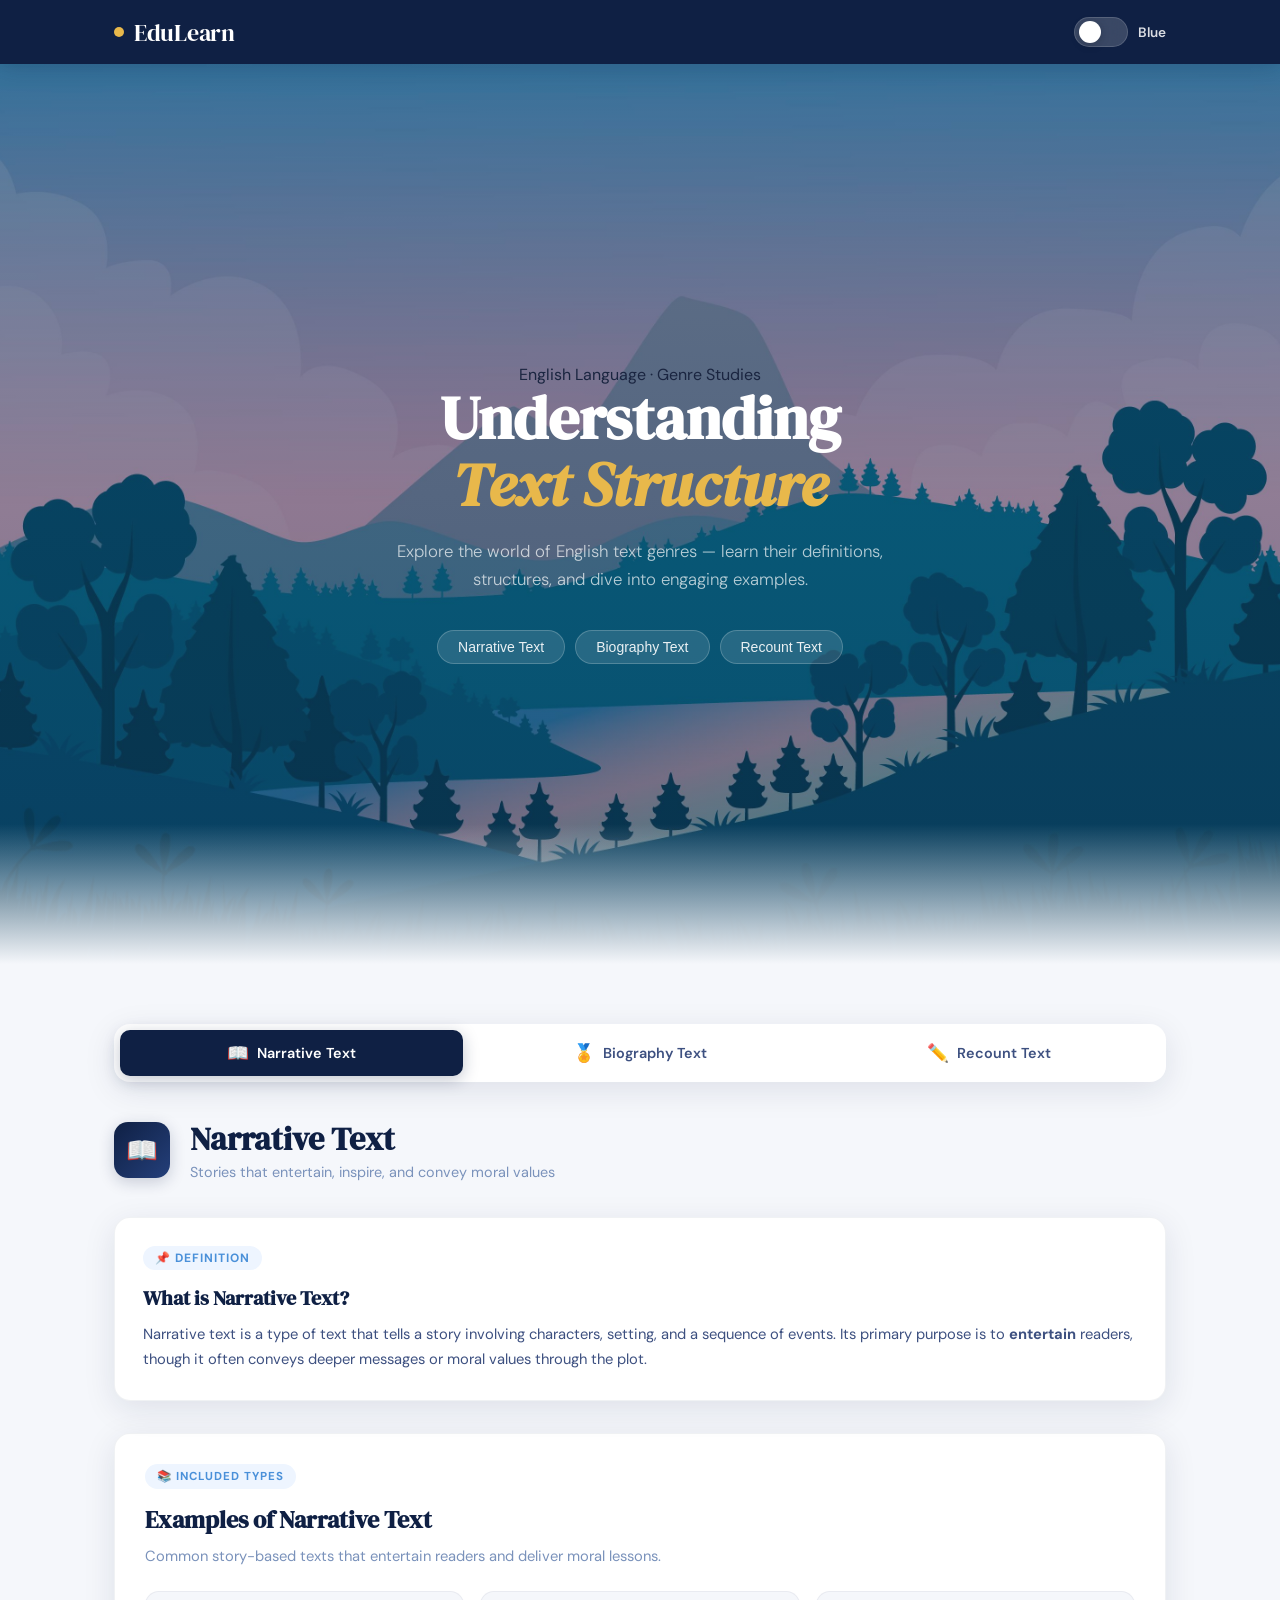
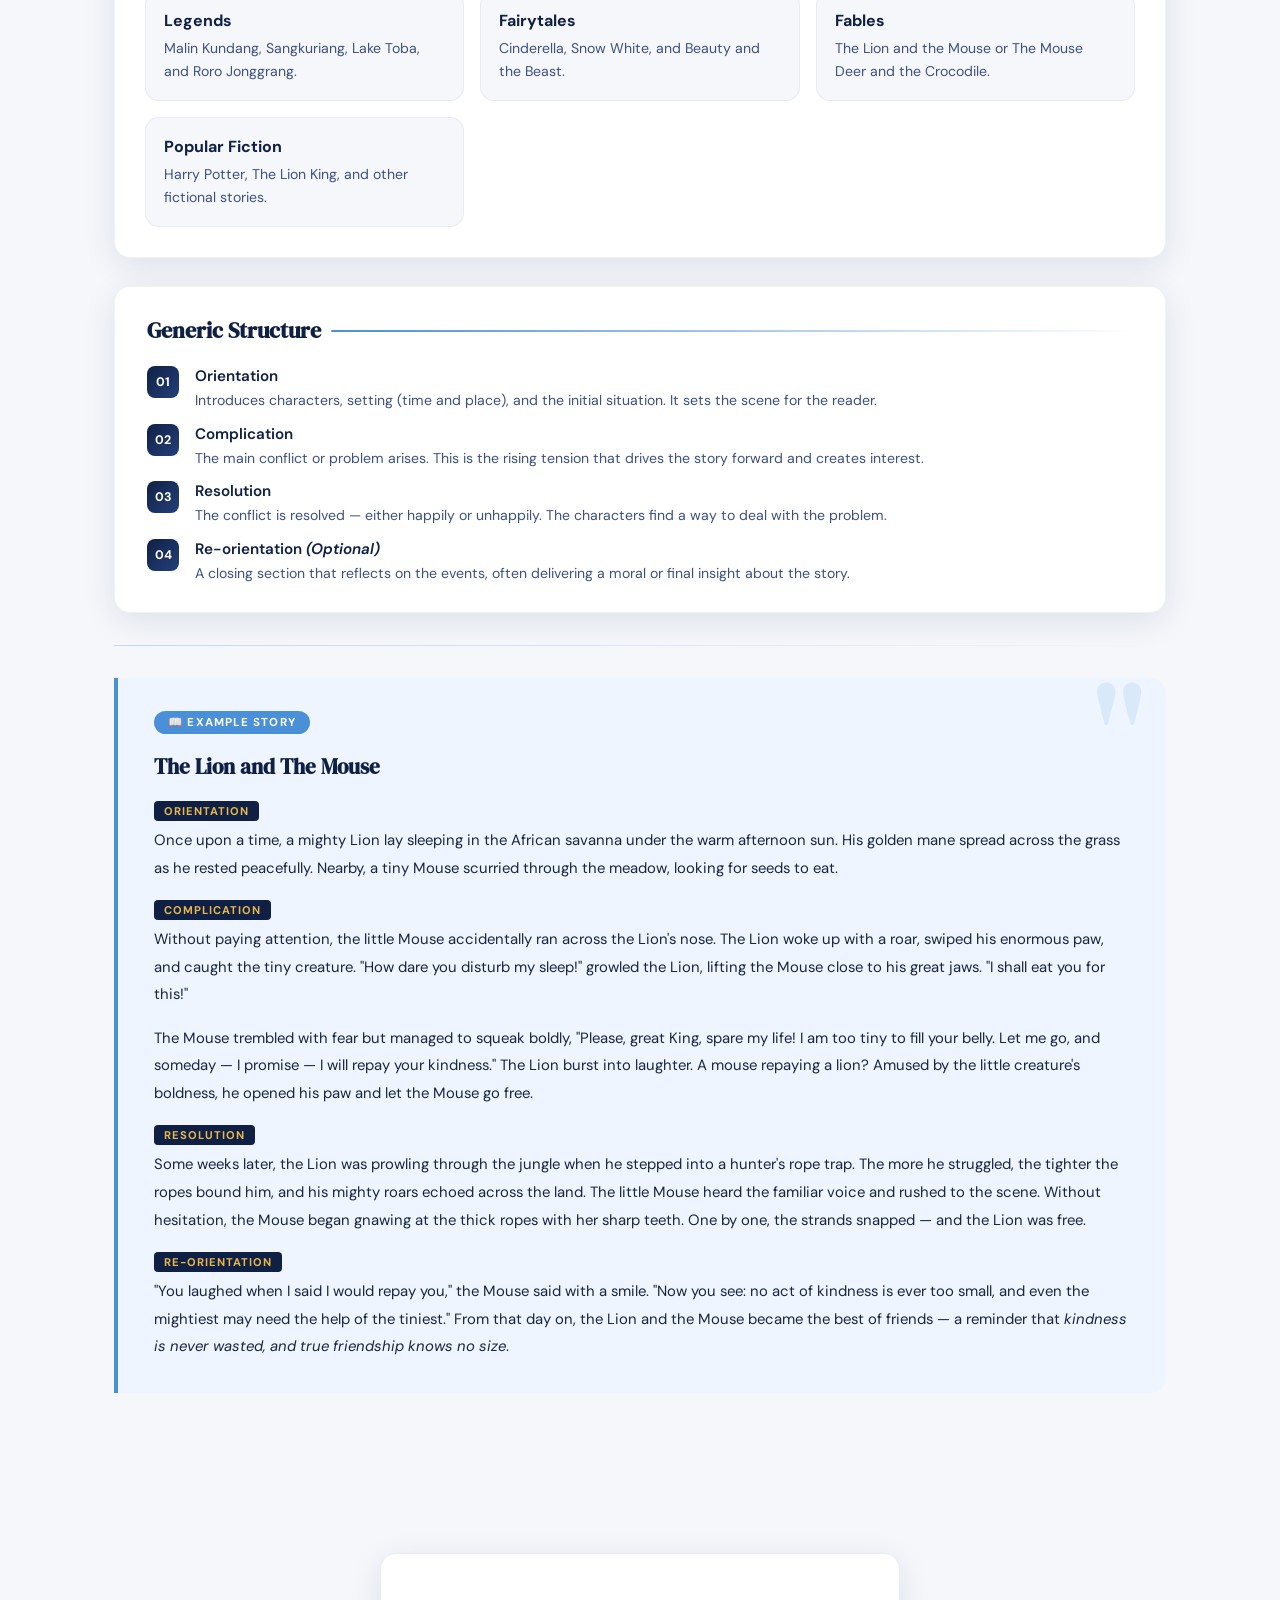
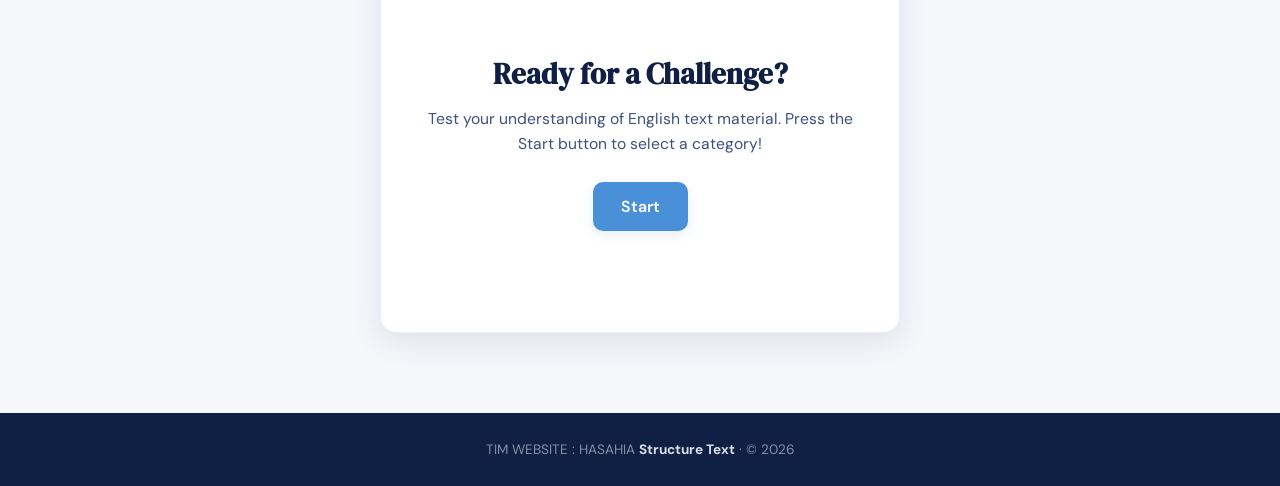
<file: index.html>
<!DOCTYPE html>
<html lang="id">
<head>
  <meta charset="UTF-8" />
  <meta name="viewport" content="width=device-width, initial-scale=1.0"/>
  <title>English Genres — EduLearn</title>
  <link href="https://fonts.googleapis.com/css2?family=DM+Serif+Display:ital@0;1&family=DM+Sans:ital,opsz,wght@0,9..40,300;0,9..40,400;0,9..40,500;0,9..40,600;1,9..40,300&display=swap" rel="stylesheet"/>
  <link rel="stylesheet" href="style.css">
</head>
<body>

<!-- NAV -->
<nav>
  <div class="nav-inner">
    <div class="nav-logo">
      <span class="dot"></span>
      EduLearn
    </div>
    <div class="theme-toggle" onclick="toggleTheme()">
      <div class="toggle-track">
        <div class="toggle-thumb"></div>
      </div>
      <span class="toggle-label">Blue</span>
    </div>
  </div>
</nav>

<!-- HERO -->
<section class="hero">
  <div class="hero-badge">English Language · Genre Studies</div>
  <h1>Understanding<br/><em>Text Structure</em></h1>
  <p>Explore the world of English text genres — learn their definitions, structures, and dive into engaging examples.</p>
  <div class="hero-pills">
    <button class="hero-pill">Narrative Text</button>
    <button class="hero-pill">Biography Text</button>
    <button class="hero-pill">Recount Text</button>
  </div>
</section>

<!-- MAIN -->
<main>

  <!-- TABS NAV -->
  <div class="tabs-wrapper">
    <div class="tabs-nav">
      <button class="tab-btn active" id="tab-narrative" onclick="switchTab('narrative', null)">
        <span class="tab-icon">📖</span> Narrative Text
      </button>
      <button class="tab-btn" id="tab-biography" onclick="switchTab('biography', null)">
        <span class="tab-icon">🏅</span> Biography Text
      </button>
      <button class="tab-btn" id="tab-recount" onclick="switchTab('recount', null)">
        <span class="tab-icon">✏️</span> Recount Text
      </button>
    </div>
  </div>

  <!-- ══════════ NARRATIVE PANEL ══════════ -->
  <div class="tab-panel active" id="panel-narrative">
    <div class="section-header">
      <div class="section-icon">📖</div>
      <div class="section-title">
        <h2>Narrative Text</h2>
        <p>Stories that entertain, inspire, and convey moral values</p>
      </div>
    </div>

    <div class="cards-grid">
      <div class="card">
        <div class="card-label">📌 Definition</div>
        <h3>What is Narrative Text?</h3>
        <p>Narrative text is a type of text that tells a story involving characters, setting, and a sequence of events. Its primary purpose is to <strong>entertain</strong> readers, though it often conveys deeper messages or moral values through the plot.</p>
      </div>
    </div>

    <div class="types-card">
      <div class="types-header">
        <span>📚 Included Types</span>
        <h3>Examples of Narrative Text</h3>
        <p>Common story-based texts that entertain readers and deliver moral lessons.</p>
      </div>

      <div class="types-grid">
        
        <div class="type-item">
          <div>
            <h4>Legends</h4>
            <p>Malin Kundang, Sangkuriang, Lake Toba, and Roro Jonggrang.</p>
          </div>
        </div>

        <div class="type-item">
          <div>
            <h4>Fairytales</h4>
            <p>Cinderella, Snow White, and Beauty and the Beast.</p>
          </div>
        </div>

        <div class="type-item">
          <div>
            <h4>Fables</h4>
            <p>The Lion and the Mouse or The Mouse Deer and the Crocodile.</p>
          </div>
        </div>

        <div class="type-item">
          <div>
            <h4>Popular Fiction</h4>
            <p>Harry Potter, The Lion King, and other fictional stories.</p>
          </div>
        </div>

      </div>
    </div>

    <div class="structure-card">
      <h3> Generic Structure</h3>
      <ul class="structure-list">
        <li class="structure-item">
          <div class="structure-num">01</div>
          <div class="structure-item-body">
            <strong>Orientation</strong>
            <span>Introduces characters, setting (time and place), and the initial situation. It sets the scene for the reader.</span>
          </div>
        </li>
        <li class="structure-item">
          <div class="structure-num">02</div>
          <div class="structure-item-body">
            <strong>Complication</strong>
            <span>The main conflict or problem arises. This is the rising tension that drives the story forward and creates interest.</span>
          </div>
        </li>
        <li class="structure-item">
          <div class="structure-num">03</div>
          <div class="structure-item-body">
            <strong>Resolution</strong>
            <span>The conflict is resolved — either happily or unhappily. The characters find a way to deal with the problem.</span>
          </div>
        </li>
        <li class="structure-item">
          <div class="structure-num">04</div>
          <div class="structure-item-body">
            <strong>Re-orientation <em>(Optional)</em></strong>
            <span>A closing section that reflects on the events, often delivering a moral or final insight about the story.</span>
          </div>
        </li>
      </ul>
    </div>

    <div class="divider"></div>

    <div class="example-box">
      <div class="example-tag">📖 Example Story</div>
      <h4>The Lion and The Mouse</h4>

      <div class="example-section-label">Orientation</div>
      <p class="example-para">Once upon a time, a mighty Lion lay sleeping in the African savanna under the warm afternoon sun. His golden mane spread across the grass as he rested peacefully. Nearby, a tiny Mouse scurried through the meadow, looking for seeds to eat.</p>

      <div class="example-section-label">Complication</div>
      <p class="example-para">Without paying attention, the little Mouse accidentally ran across the Lion's nose. The Lion woke up with a roar, swiped his enormous paw, and caught the tiny creature. "How dare you disturb my sleep!" growled the Lion, lifting the Mouse close to his great jaws. "I shall eat you for this!"</p>
      <p class="example-para">The Mouse trembled with fear but managed to squeak boldly, "Please, great King, spare my life! I am too tiny to fill your belly. Let me go, and someday — I promise — I will repay your kindness." The Lion burst into laughter. A mouse repaying a lion? Amused by the little creature's boldness, he opened his paw and let the Mouse go free.</p>

      <div class="example-section-label">Resolution</div>
      <p class="example-para">Some weeks later, the Lion was prowling through the jungle when he stepped into a hunter's rope trap. The more he struggled, the tighter the ropes bound him, and his mighty roars echoed across the land. The little Mouse heard the familiar voice and rushed to the scene. Without hesitation, the Mouse began gnawing at the thick ropes with her sharp teeth. One by one, the strands snapped — and the Lion was free.</p>

      <div class="example-section-label">Re-orientation</div>
      <p class="example-para">"You laughed when I said I would repay you," the Mouse said with a smile. "Now you see: no act of kindness is ever too small, and even the mightiest may need the help of the tiniest." From that day on, the Lion and the Mouse became the best of friends — a reminder that <em>kindness is never wasted, and true friendship knows no size</em>.</p>
    </div>
  </div>

  <!-- ══════════ BIOGRAPHY PANEL ══════════ -->
  <div class="tab-panel" id="panel-biography">
    <div class="section-header">
      <div class="section-icon">🏅</div>
      <div class="section-title">
        <h2>Biography Text</h2>
        <p>The story of a real person's life, achievements, and legacy</p>
      </div>
    </div>

    <div class="cards-grid">
      <div class="card">
        <div class="card-label">📌 Definition</div>
        <h3>What is Biography Text?</h3>
        <p>A biography is a detailed written account of another person's life. It documents their life journey — from birth to significant life events — written by someone other than the subject, aiming to inform and inspire readers.</p>
      </div>
    </div>

    <div class="types-card">
  <div class="types-header">
    <span>🏅 Included Types</span>
    <h3>Examples of Biography Text</h3>
    <p>Biographies of important figures from Indonesia and around the world.</p>
  </div>

  <div class="types-grid">

    <div class="type-item">
      <div>
        <h4>National Figures</h4>
        <p>Ir. Soekarno, Ki Hajar Dewantara, and B.J. Habibie.</p>
      </div>
    </div>

    <div class="type-item">
      <div>
        <h4>International Figures</h4>
        <p>Albert Einstein, Nelson Mandela, and Marie Curie.</p>
      </div>
    </div>

  </div>
</div>

    <div class="structure-card">
      <h3> Generic Structure</h3>
      <ul class="structure-list">
        <li class="structure-item">
          <div class="structure-num">01</div>
          <div class="structure-item-body">
            <strong>Orientation</strong>
            <span>Introduces the subject — who they are, when and where they were born, and background information about their early life.</span>
          </div>
        </li>
        <li class="structure-item">
          <div class="structure-num">02</div>
          <div class="structure-item-body">
            <strong>Events / Record of Events</strong>
            <span>A chronological account of the significant events, achievements, challenges, and milestones in the subject's life.</span>
          </div>
        </li>
        <li class="structure-item">
          <div class="structure-num">03</div>
          <div class="structure-item-body">
            <strong>Re-orientation</strong>
            <span>A concluding section that reflects on the subject's legacy, lasting impact, or a summary of their contributions to the world.</span>
          </div>
        </li>
      </ul>
    </div>

    <div class="divider"></div>

    <div class="example-box">
      <div class="example-tag">🏅 Example Biography</div>
      <h4>Biography of B.J. Habibie</h4>

      <div class="example-section-label">Orientation</div>
      <p class="example-para">Bacharuddin Jusuf Habibie was born on June 25, 1936, in Parepare, South Sulawesi, Indonesia. Known as one of the most brilliant minds Indonesia has ever produced, he displayed exceptional intellectual talent from a very young age. Raised in a family that valued education deeply, young Habibie showed a remarkable passion for mathematics and engineering that would define his extraordinary life.</p>

      <div class="example-section-label">Events</div>
      <p class="example-para">After completing his early education in Indonesia, Habibie pursued aeronautical engineering at RWTH Aachen University in Germany in 1955. He graduated with outstanding grades and went on to earn his doctorate in aerospace engineering. His brilliance did not go unnoticed — he joined Messerschmitt-Bölkow-Blohm (MBB), a leading German aircraft company, where he rose to become Vice President and pioneered the revolutionary "Habibie Factor," a mathematical formula for calculating the stress and fractures in aircraft structures.</p>
      <p class="example-para">In 1974, at the request of President Suharto, Habibie returned to Indonesia to lead the country's technological development. He founded PT Industri Pesawat Terbang Nusantara (IPTN) and produced the N250 Gatotkaca — the first passenger aircraft designed and built in Southeast Asia. He served as Minister of Research and Technology for over two decades and was elected Vice President in 1998. When Suharto resigned in May 1998 amid political turmoil, Habibie was sworn in as the 3rd President of Indonesia — a role he held until 1999.</p>
      <p class="example-para">As President, Habibie introduced sweeping democratic reforms: granting freedom of the press, releasing political prisoners, and allowing the first free elections in decades. He also made the difficult decision to allow a referendum in East Timor, which led to its independence — a move that was widely debated but reflected his commitment to democratic principles.</p>

      <div class="example-section-label">Re-orientation</div>
      <p class="example-para">B.J. Habibie passed away on September 11, 2019, but his legacy lives on as a symbol of intelligence, integrity, and dedication to Indonesia. He proved that an Indonesian could stand at the forefront of global science and technology. His life story continues to inspire millions of young Indonesians to dream big, study hard, and serve their nation with passion and excellence.</p>
    </div>
  </div>

  <!-- ══════════ RECOUNT PANEL ══════════ -->
  <div class="tab-panel" id="panel-recount">
    <div class="section-header">
      <div class="section-icon">✏️</div>
      <div class="section-title">
        <h2>Recount Text</h2>
        <p>Retelling past events and personal experiences in sequence</p>
      </div>
    </div>

    <div class="cards-grid">
      <div class="card">
        <div class="card-label">📌 Definition</div>
        <h3>What is Recount Text?</h3>
        <p>A recount text is a piece of writing that retells past events or experiences in chronological order. Its main purpose is to <strong>inform or entertain</strong> the reader by sharing what happened during a specific time.</p>
      </div>
    </div>

    <div class="types-card">
      <div class="types-header">
        <span>✏️ Included Types</span>
        <h3>Examples of Recount Text</h3>
        <p>Texts that retell personal experiences or historical events.</p>
      </div>

      <div class="types-grid">

        <div class="type-item">
          <div>
            <h4>Personal Experiences</h4>
            <p>A holiday to the beach, first day at school, or winning a competition.</p>
          </div>
        </div>

        <div class="type-item">
          <div>
            <h4>Travelogue</h4>
            <p>Camping with family or mountain hiking experiences.</p>
          </div>
        </div>

        <div class="type-item">
          <div>
            <h4>Historical Recount</h4>
            <p>The Indonesian Independence Proclamation or the sinking of the Titanic.</p>
          </div>
        </div>

      </div>
    </div>

    <div class="structure-card">
      <h3> Generic Structure</h3>
      <ul class="structure-list">
        <li class="structure-item">
          <div class="structure-num">01</div>
          <div class="structure-item-body">
            <strong>Orientation</strong>
            <span>Sets the scene by answering who, what, where, and when — giving readers background context about the event.</span>
          </div>
        </li>
        <li class="structure-item">
          <div class="structure-num">02</div>
          <div class="structure-item-body">
            <strong>Events</strong>
            <span>A series of events told in chronological order. Each event is described in sequence, showing what happened step by step.</span>
          </div>
        </li>
        <li class="structure-item">
          <div class="structure-num">03</div>
          <div class="structure-item-body">
            <strong>Re-orientation</strong>
            <span>A closing comment, personal reflection, or summary of the writer's thoughts and feelings about the experience.</span>
          </div>
        </li>
      </ul>
    </div>

    <div class="divider"></div>

    <div class="example-box">
      <div class="example-tag">✏️ Example Recount</div>
      <h4>My Holiday to the Beach</h4>

      <div class="example-section-label">Orientation</div>
      <p class="example-para">Last month, during the school holiday, my family and I decided to spend a long weekend at Parangtritis Beach in Yogyakarta. We had been planning the trip for weeks, and we were all so excited. We woke up very early on Saturday morning, packed our bags, loaded the car, and hit the road before sunrise.</p>

      <div class="example-section-label">Events</div>
      <p class="example-para">We arrived at the beach around 8 o'clock in the morning, just as the sun was rising over the horizon. The sight was breathtaking — the sky was painted in shades of orange and pink, and the waves crashed dramatically against the dark volcanic sand. The cool morning breeze was refreshing after the long drive.</p>
      <p class="example-para">First, my younger brother and I ran straight to the edge of the water, laughing as the waves chased our feet. Then, my father rented two horses so we could ride along the shoreline — it was my first time riding a horse, and it felt thrilling and a little wobbly! My mother, who preferred to stay on solid ground, set up a mat nearby and prepared our breakfast picnic.</p>
      <p class="example-para">After breakfast, we explored the beach further and discovered a traditional craft market where local vendors sold beautiful seashell souvenirs, batik shirts, and fresh coconut drinks. I bought a small seashell wind chime as a memento. In the afternoon, we watched a group of local fishermen haul in their nets — it was fascinating to see how hard they worked under the hot sun.</p>
      <p class="example-para">As evening approached, we gathered to watch the sunset together. The golden light reflecting on the waves was absolutely stunning. We took dozens of photos before reluctantly packing up and heading back to our hotel, tired but happy.</p>

      <div class="example-section-label">Re-orientation</div>
      <p class="example-para">That weekend at Parangtritis Beach was truly one of the most memorable family holidays we have ever had. The natural beauty of the beach, the joy of being together, and all the new experiences we shared made it a trip I will never forget. I hope we can go back again someday — and next time, I'll make sure to wake up early enough to see the sunrise from the very beginning.</p>
    </div>
  </div>

</main>

<section class="quiz-section" id="quiz-area">
    <div class="quiz-overlay">
      <div class="quiz-card">
        
        <div id="quiz-start-state">
          <h3>Ready for a Challenge?</h3>
          <p>Test your understanding of English text material. Press the Start button to select a category!</p>
          <button class="quiz-btn-primary" onclick="showQuizCategories()">Start</button>
        </div>

        <div id="quiz-category-state" style="display: none;">
          <h3>Pilih Topik Soal:</h3>
          <div class="quiz-cat-buttons">
            <button class="quiz-btn-outline" onclick="openQuizPage('narrative')">
              Narrative Text
            </button>

            <button class="quiz-btn-outline" onclick="openQuizPage('biography')">
              Biography Text
            </button>

            <button class="quiz-btn-outline" onclick="openQuizPage('recount')">
              Recount Text
            </button>
          </div>
        </div>

        <div id="quiz-question-state" style="display: none;">
          <div class="quiz-header-info">
            <span id="quiz-topic-badge" class="quiz-badge">Topic</span>
            <span id="quiz-progress" class="quiz-progress-text">1/5</span>
          </div>
          <h4 id="quiz-question-text">Question goes here?</h4>
          <div id="quiz-options-area" class="quiz-options">
            </div>
          <button id="quiz-next-btn" class="quiz-btn-primary" style="display: none; margin-top: 15px; width: 100%;" onclick="loadNextQuestion()">Next Question</button>
        </div>

        <div id="quiz-result-state" style="display: none;">
          <h3>Quiz Selesai!</h3>

          <div class="quiz-score-circle">
            <span id="quiz-final-score">100</span>
          </div>

          <div class="quiz-stats">
            <div class="quiz-stat-item correct">
              ✅ Benar: <span id="quiz-correct-count">5</span>
            </div>

            <div class="quiz-stat-item wrong">
              ❌ Salah: <span id="quiz-wrong-count">0</span>
            </div>
          </div>

          <!-- REVIEW JAWABAN -->
          <div id="quiz-review-area" class="quiz-review-area"></div>

          <button class="quiz-btn-primary" onclick="resetQuizEngine()">
            Try Again
          </button>
        </div>

      </div>
    </div>
  </section>

<!-- FOOTER -->
<footer>
  <p>TIM WEBSITE : HASAHIA <strong>Structure Text</strong> · © 2026</p>
</footer>

<script>
function toggleTheme() {

  document.body.classList.toggle('purple-theme');

  const label = document.querySelector('.toggle-label');

  if(document.body.classList.contains('purple-theme')){
    label.innerText = 'Purple';

    // simpan tema
    localStorage.setItem('theme', 'purple');

  } else {
    label.innerText = 'Blue';

    // simpan tema
    localStorage.setItem('theme', 'blue');
  }
}

/* LOAD SAVED THEME */
window.addEventListener('DOMContentLoaded', () => {

  const savedTheme = localStorage.getItem('theme');

  if(savedTheme === 'purple'){

    document.body.classList.add('purple-theme');

    document.querySelector('.toggle-label').innerText = 'Purple';
  }
});
</script>

<script>
  function switchTab(id, heroPill) {
    // panels
    document.querySelectorAll('.tab-panel').forEach(p => p.classList.remove('active'));
    document.getElementById('panel-' + id).classList.add('active');

    // tab buttons
    document.querySelectorAll('.tab-btn').forEach(b => b.classList.remove('active'));
    document.getElementById('tab-' + id).classList.add('active');

    // hero pills
    document.querySelectorAll('.hero-pill').forEach(p => p.classList.remove('active'));
    if (heroPill) {
      heroPill.classList.add('active');
    } else {
      // sync hero pill by index
      const ids = ['narrative', 'biography', 'recount'];
      const idx = ids.indexOf(id);
      document.querySelectorAll('.hero-pill')[idx]?.classList.add('active');
    }

    // scroll to main
    document.querySelector('main').scrollIntoView({ behavior: 'smooth', block: 'start' });
  }
</script>
<script>
const hero = document.querySelector('.hero');

if(hero){
  window.addEventListener('scroll', function () {
    const scrollY = window.scrollY;

    hero.style.backgroundPosition =
      `center ${scrollY * 0.5}px`;
  });
}
</script>

<script>
function openQuizPage(type){

  const pages = {
    narrative: 'narrative.html',
    biography: 'biography.html',
    recount: 'recount.html'
  };

  if(pages[type]){
    window.location.href = pages[type];
  }
}
</script>

<script>
  const stateStart = document.getElementById('quiz-start-state');
  const stateCat = document.getElementById('quiz-category-state');
  const stateQ = document.getElementById('quiz-question-state');
  const stateResult = document.getElementById('quiz-result-state');

  function hideAllQuizStates() {
    stateStart.style.display = 'none';
    stateCat.style.display = 'none';
    stateQ.style.display = 'none';
    stateResult.style.display = 'none';
  }

  function showQuizCategories() {
    hideAllQuizStates();
    stateCat.style.display = 'block';
  }

  function resetQuizEngine() {
    hideAllQuizStates();
    stateStart.style.display = 'block';
  }
</script>

</body>
</html>
</file>
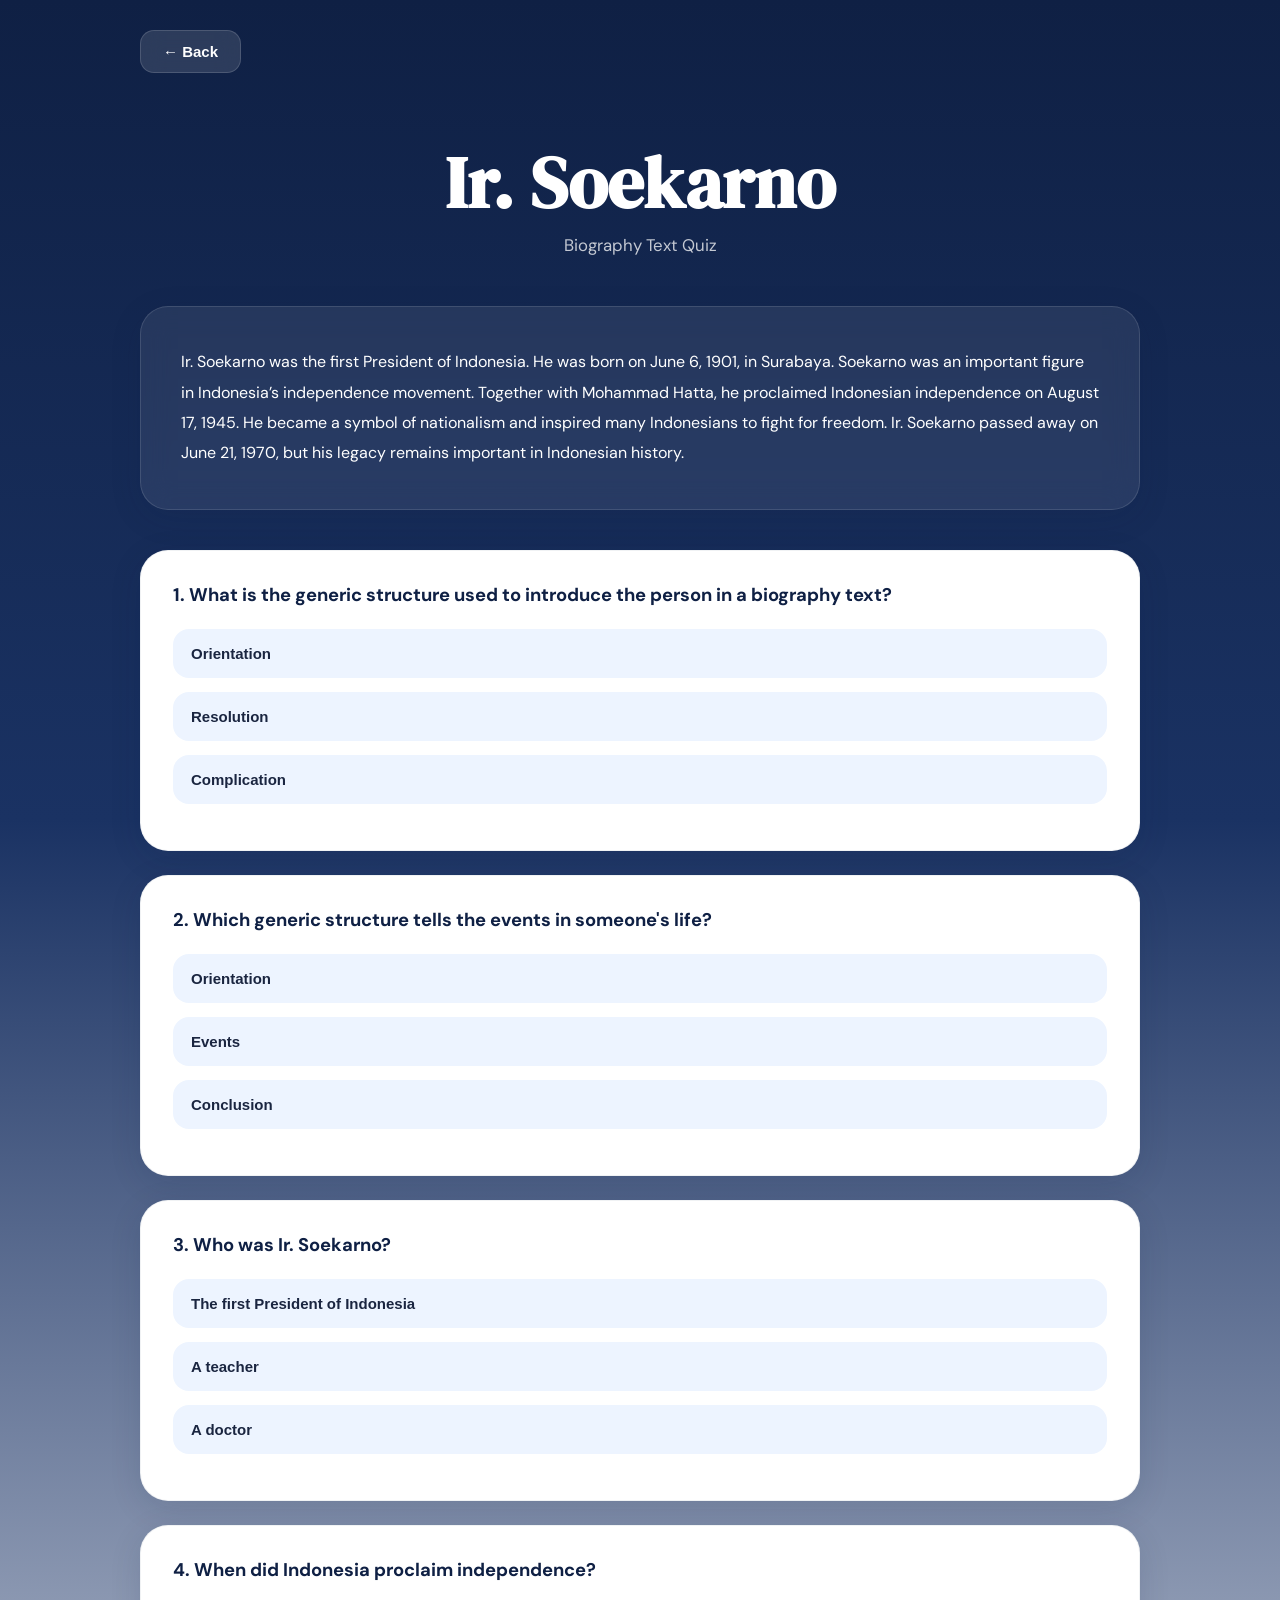
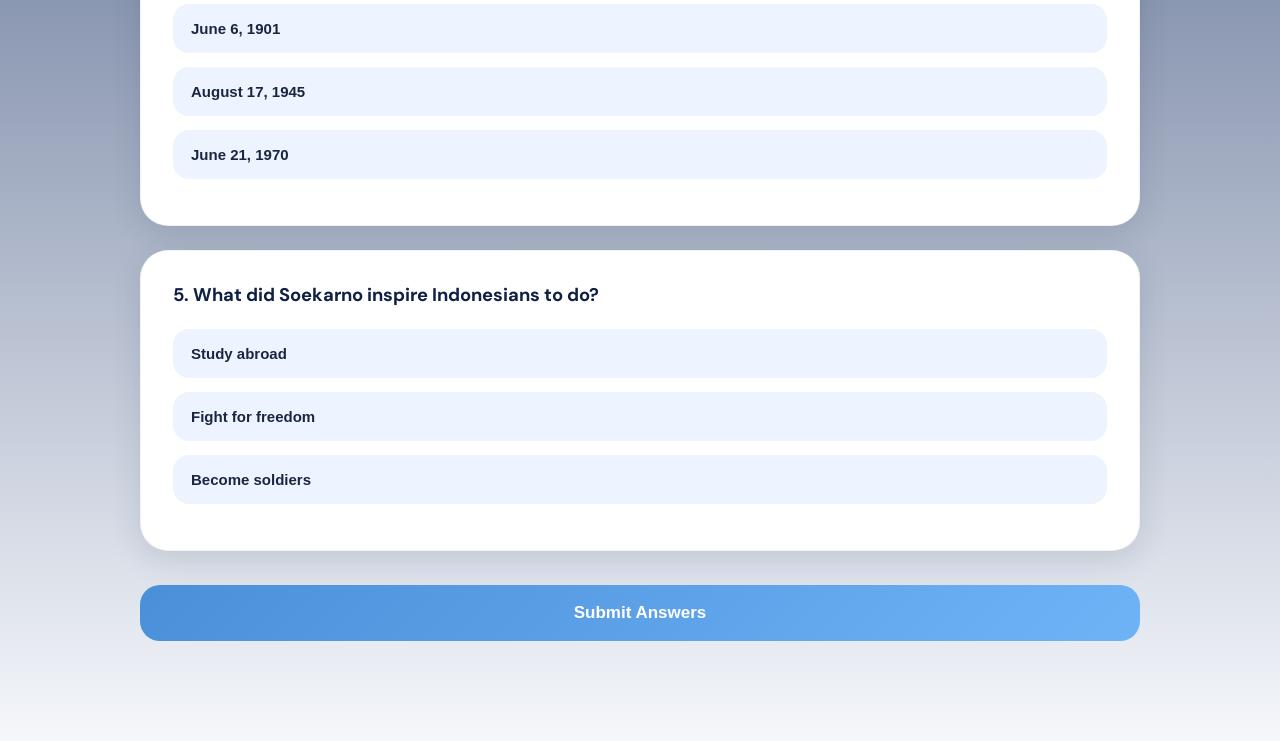
<file: biography.html>
<!DOCTYPE html>
<html lang="en">
<head>
<meta charset="UTF-8">
<meta name="viewport" content="width=device-width, initial-scale=1.0">

<title>Biography Quiz</title>

<link href="https://fonts.googleapis.com/css2?family=DM+Sans:wght@300;400;500;700&family=DM+Serif+Display&display=swap" rel="stylesheet">

<link rel="stylesheet" href="style.css">

<style>

:root{
  --navy:#0f2044;
  --navy-mid:#1a3263;
  --navy-light:#243f7a;

  --accent:#4a90d9;
  --accent-glow:#6fb3f7;

  --gold:#e8b84b;

  --white:#ffffff;
  --off-white:#f5f7fb;

  --text-dark:#1a2540;
  --text-mid:#3d5080;
  --text-light:#7a92bb;

  --card-shadow:0 8px 32px rgba(15,32,68,0.12);

  --correct:#22c55e;
  --wrong:#ef4444;

  --radius:22px;
}

body{
  margin:0;
  font-family:'DM Sans',sans-serif;

  background:
  linear-gradient(
    180deg,
    var(--navy) 0%,
    var(--navy-mid) 35%,
    var(--off-white) 100%
  );

  color:var(--text-dark);
  min-height:100vh;
}

/* PAGE */
.quiz-page{
  width:92%;
  max-width:1000px;
  margin:auto;
  padding:70px 0 100px;
}

/* HEADER */
.quiz-header{
  text-align:center;
  margin-bottom:50px;
}

.quiz-header h1{
  font-size:clamp(2.8rem,6vw,4.5rem);
  font-family:'DM Serif Display',serif;
  color:white;
  margin-bottom:12px;
  line-height:1.1;
}

.quiz-header p{
  color:rgba(255,255,255,.75);
  font-size:1.05rem;
}

/* TOP BAR */
.top-bar{
  width:92%;
  max-width:1000px;
  margin:30px auto 0;
}

.back-btn{
  border:none;

  background:rgba(255,255,255,.12);

  color:white;

  padding:12px 22px;

  border-radius:14px;

  font-size:15px;

  font-weight:600;

  cursor:pointer;

  backdrop-filter:blur(10px);

  border:1px solid rgba(255,255,255,.15);

  transition:.25s;
}

.back-btn:hover{
  background:var(--accent);

  transform:translateY(-2px);
}

/* STORY BOX */
.story-box{
  background:rgba(255,255,255,.08);

  backdrop-filter:blur(14px);

  border:1px solid rgba(255,255,255,.12);

  border-radius:28px;

  padding:40px;

  line-height:1.9;

  color:white;

  box-shadow:var(--card-shadow);

  margin-bottom:40px;
}

/* QUESTION CARD */
.question-card{
  background:white;

  border-radius:28px;

  padding:32px;

  margin-bottom:24px;

  box-shadow:var(--card-shadow);

  border:1px solid rgba(15,32,68,.06);
}

.question-card h3{
  margin-bottom:22px;
  color:var(--navy);
  font-size:1.15rem;
}

/* OPTIONS */
.option-btn{
  width:100%;

  padding:16px 18px;

  border:none;

  border-radius:16px;

  margin-bottom:14px;

  background:#edf4ff;

  color:var(--text-dark);

  cursor:pointer;

  transition:.25s;

  font-size:15px;

  font-weight:600;

  text-align:left;
}

.option-btn:hover{
  transform:translateY(-2px);

  background:var(--accent);

  color:white;

  box-shadow:0 6px 18px rgba(74,144,217,.35);
}

.option-btn.selected{
  background:linear-gradient(
    135deg,
    var(--accent),
    var(--accent-glow)
  );

  color:white;

  box-shadow:0 8px 20px rgba(74,144,217,.4);
}

/* SUBMIT */
.submit-btn{
  width:100%;

  padding:18px;

  border:none;

  border-radius:20px;

  background:linear-gradient(
    135deg,
    var(--accent),
    var(--accent-glow)
  );

  color:white;

  font-size:17px;

  font-weight:700;

  cursor:pointer;

  margin-top:10px;

  transition:.25s;
}

.submit-btn:hover{
  transform:translateY(-3px);

  box-shadow:0 12px 25px rgba(74,144,217,.35);
}

/* RESULT */
.result-box{
  margin-top:45px;

  background:white;

  border-radius:30px;

  padding:35px;

  display:none;

  box-shadow:var(--card-shadow);
}

.result-box h2{
  color:var(--navy);
  margin-bottom:20px;
}

.result-box p{
  color:var(--text-mid);
  margin:10px 0;
  font-weight:500;
}

/* REVIEW */
.review-item{
  margin-top:22px;

  padding:22px;

  border-radius:20px;

  border:1px solid transparent;
}

.review-item h4{
  margin-bottom:10px;
}

.correct{
  background:rgba(34,197,94,.10);
  border-color:rgba(34,197,94,.25);
}

.wrong{
  background:rgba(239,68,68,.10);
  border-color:rgba(239,68,68,.25);
}
.try-btn{
  width:100%;

  padding:16px;

  border:none;

  border-radius:18px;

  margin-top:25px;

  background:linear-gradient(
    135deg,
    var(--accent),
    var(--accent-glow)
  );

  color:white;

  font-size:16px;

  font-weight:700;

  cursor:pointer;

  transition:.25s;
}

.try-btn:hover{
  transform:translateY(-2px);

  box-shadow:0 10px 20px rgba(74,144,217,.35);
}
/* RESPONSIVE */
@media(max-width:768px){

  .quiz-page{
    width:94%;
    padding-top:40px;
  }

  .story-box,
  .question-card,
  .result-box{
    padding:24px;
  }

  .quiz-header h1{
    font-size:42px;
  }
}

</style>
</head>
<body>

<div class="top-bar">
  <button class="back-btn" onclick="goBack()">
    ← Back
  </button>
</div>

<div class="quiz-page">

<div class="quiz-header">
<h1>Ir. Soekarno</h1>
<p>Biography Text Quiz</p>
</div>

<div class="story-box">

<p>
Ir. Soekarno was the first President of Indonesia.
He was born on June 6, 1901, in Surabaya.
Soekarno was an important figure in Indonesia’s independence movement.
Together with Mohammad Hatta, he proclaimed Indonesian independence on August 17, 1945.
He became a symbol of nationalism and inspired many Indonesians to fight for freedom.
Ir. Soekarno passed away on June 21, 1970, but his legacy remains important in Indonesian history.
</p>

</div>

<div id="quiz-area">

<!-- SOAL 1 -->
<div class="question-card">
<h3>1. What is the generic structure used to introduce the person in a biography text?</h3>

<button class="option-btn" onclick="selectAnswer(0,this,true)">Orientation</button>
<button class="option-btn" onclick="selectAnswer(0,this,false)">Resolution</button>
<button class="option-btn" onclick="selectAnswer(0,this,false)">Complication</button>
</div>

<!-- SOAL 2 -->
<div class="question-card">
<h3>2. Which generic structure tells the events in someone's life?</h3>

<button class="option-btn" onclick="selectAnswer(1,this,false)">Orientation</button>
<button class="option-btn" onclick="selectAnswer(1,this,true)">Events</button>
<button class="option-btn" onclick="selectAnswer(1,this,false)">Conclusion</button>
</div>

<!-- SOAL 3 -->
<div class="question-card">
<h3>3. Who was Ir. Soekarno?</h3>

<button class="option-btn" onclick="selectAnswer(2,this,true)">The first President of Indonesia</button>
<button class="option-btn" onclick="selectAnswer(2,this,false)">A teacher</button>
<button class="option-btn" onclick="selectAnswer(2,this,false)">A doctor</button>
</div>

<!-- SOAL 4 -->
<div class="question-card">
<h3>4. When did Indonesia proclaim independence?</h3>

<button class="option-btn" onclick="selectAnswer(3,this,false)">June 6, 1901</button>
<button class="option-btn" onclick="selectAnswer(3,this,true)">August 17, 1945</button>
<button class="option-btn" onclick="selectAnswer(3,this,false)">June 21, 1970</button>
</div>

<!-- SOAL 5 -->
<div class="question-card">
<h3>5. What did Soekarno inspire Indonesians to do?</h3>

<button class="option-btn" onclick="selectAnswer(4,this,false)">Study abroad</button>
<button class="option-btn" onclick="selectAnswer(4,this,true)">Fight for freedom</button>
<button class="option-btn" onclick="selectAnswer(4,this,false)">Become soldiers</button>
</div>

<button class="submit-btn" onclick="finishQuiz()">
Submit Answers
</button>

</div>

<div class="result-box" id="resultBox">

<h2>Your Result</h2>

<p id="scoreText"></p>
<p id="correctText"></p>
<p id="wrongText"></p>

<div id="reviewArea"></div>

<button class="try-btn" onclick="retryQuiz()">
  Try Again
</button>

</div>

<script>

const answers = [];
const review = [];

function selectAnswer(q,btn,isCorrect){

  document.querySelectorAll('.question-card')[q]
  .querySelectorAll('.option-btn')
  .forEach(b=>b.classList.remove('selected'));

  btn.classList.add('selected');

  answers[q]=isCorrect;

  review[q]={
    question:q+1,
    answer:btn.innerText,
    correct:isCorrect
  };
}

function finishQuiz(){

  let correct=0;

  answers.forEach(a=>{
    if(a) correct++;
  });

  const wrong=5-correct;
  const score=correct*20;

  document.getElementById('resultBox').style.display='block';

  document.getElementById('scoreText').innerText=
  "Score : "+score;

  document.getElementById('correctText').innerText=
  "Correct : "+correct;

  document.getElementById('wrongText').innerText=
  "Wrong : "+wrong;

  let html='';

  review.forEach(r=>{

    html+=`
    <div class="review-item ${r.correct ? 'correct':'wrong'}">

    <h4>
    Question ${r.question}
    </h4>

    <p>Your Answer : ${r.answer}</p>

    <p>
    ${r.correct ? '✔ Correct':'✖ Wrong'}
    </p>

    </div>
    `;
  });

  document.getElementById('reviewArea').innerHTML=html;
}

</script>
<script>

window.addEventListener('DOMContentLoaded',()=>{

  const savedTheme = localStorage.getItem('theme');

  if(savedTheme === 'purple'){
    document.body.classList.add('purple-theme');
  }

});

</script>

<script>

function goBack(){
  window.location.href = 'index.html';
}

</script>

<script>

function retryQuiz(){
  location.reload();
}

</script>
</body>
</html>
</file>
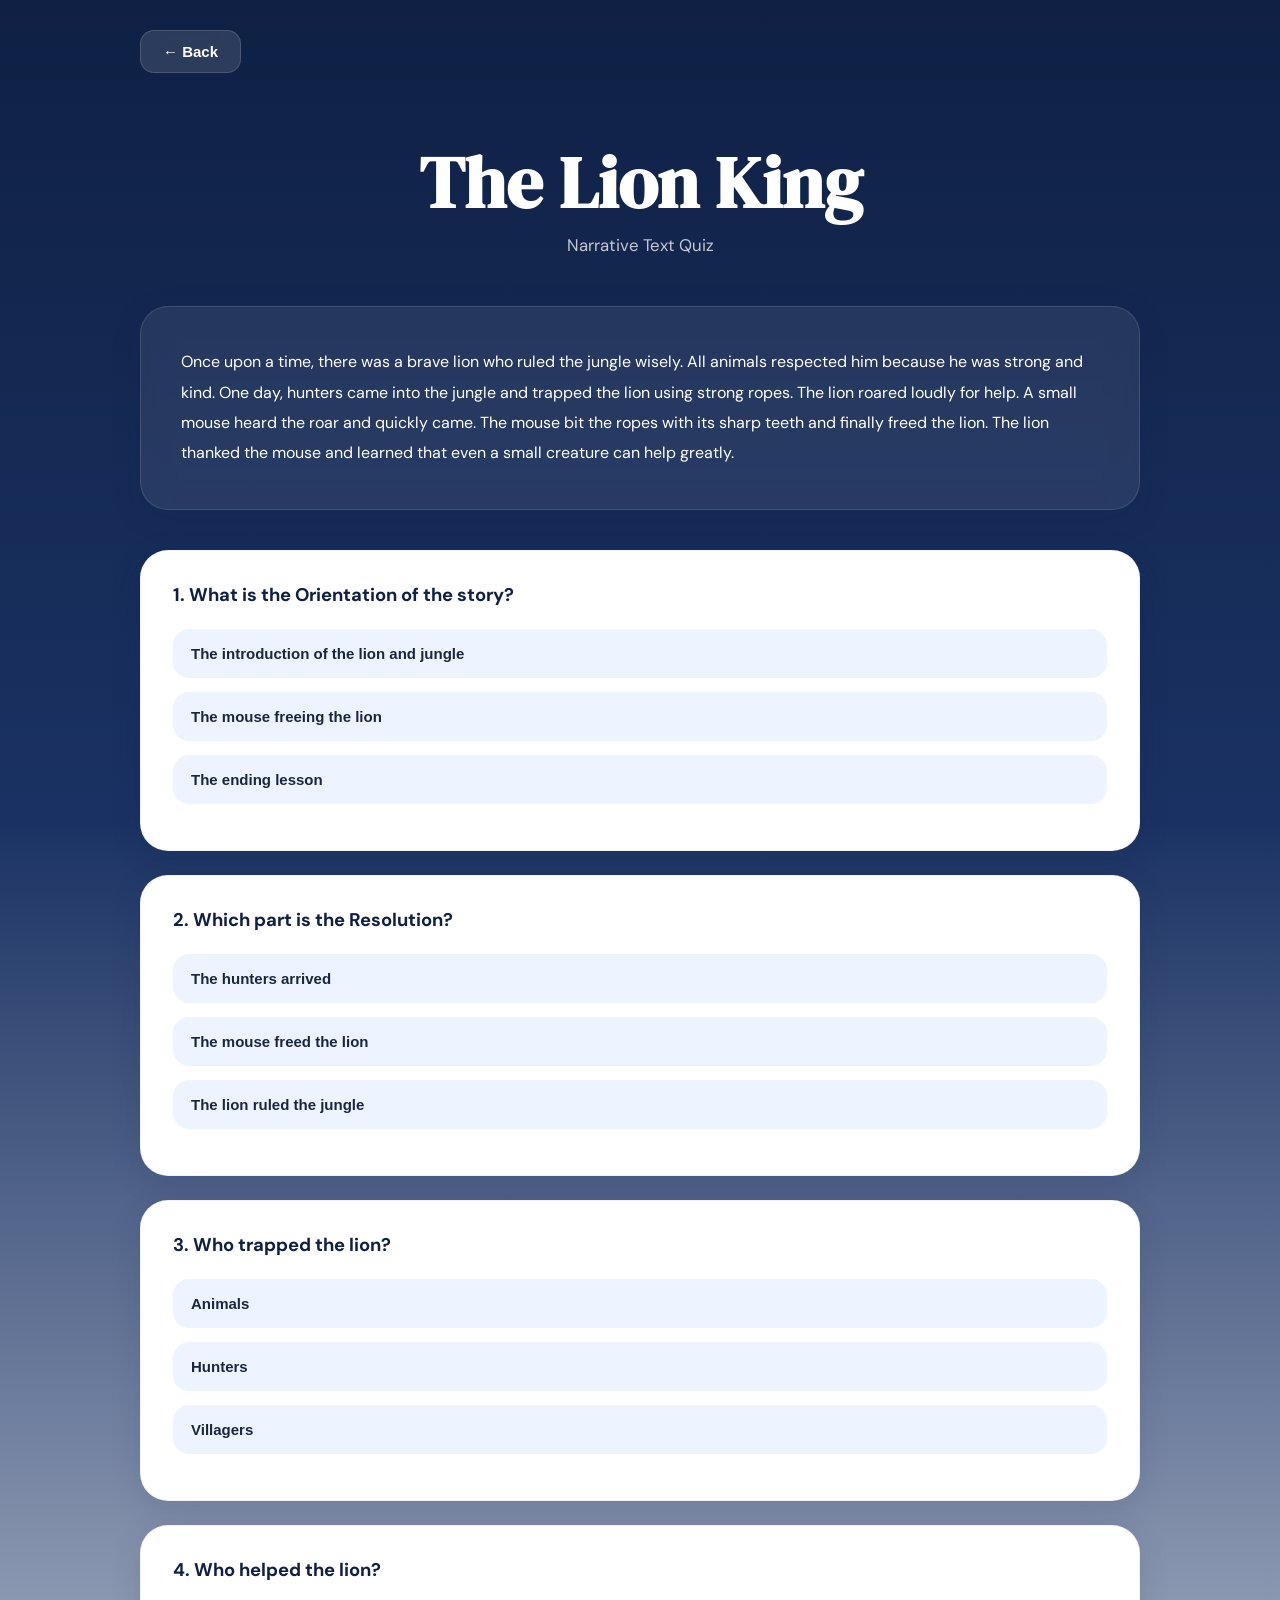
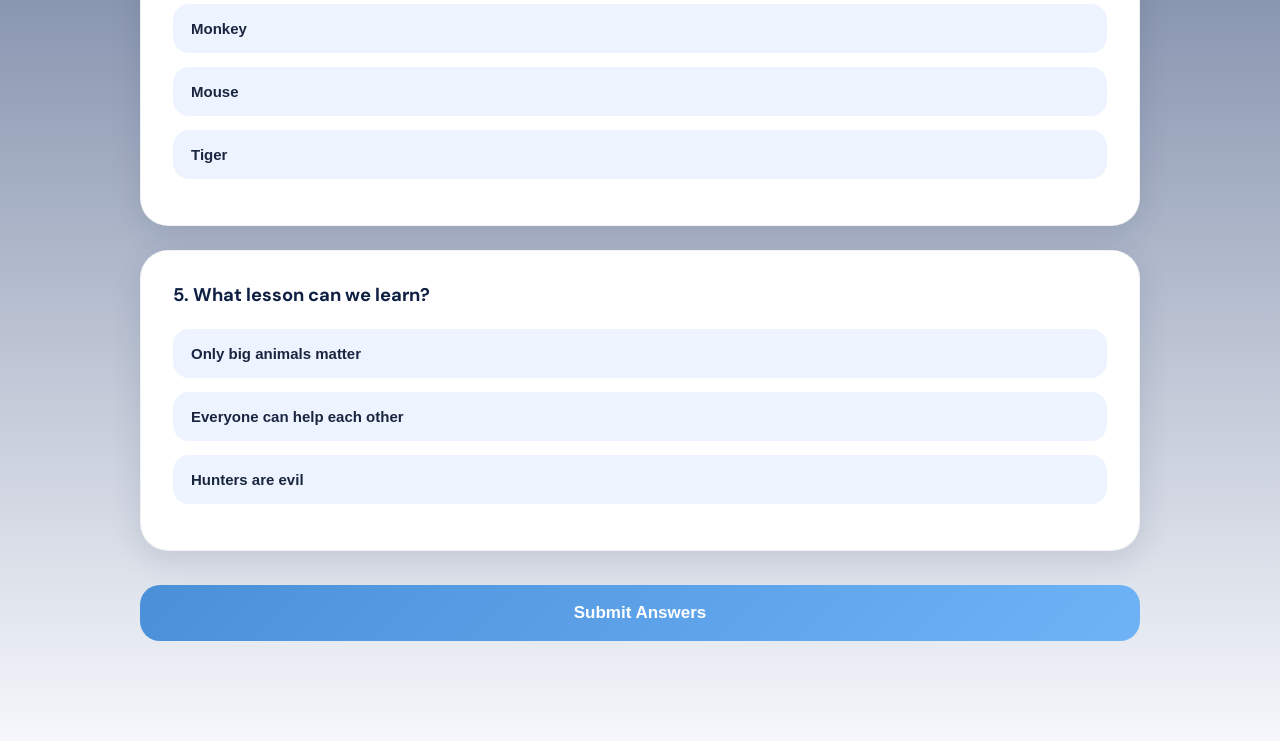
<file: narrative.html>
<!DOCTYPE html>
<html lang="en">
<head>
<meta charset="UTF-8">
<meta name="viewport" content="width=device-width, initial-scale=1.0">

<title>Narrative Quiz</title>

<link href="https://fonts.googleapis.com/css2?family=DM+Sans:wght@300;400;500;700&family=DM+Serif+Display&display=swap" rel="stylesheet">

<link rel="stylesheet" href="style.css">

<style>

:root{
  --navy:#0f2044;
  --navy-mid:#1a3263;
  --navy-light:#243f7a;

  --accent:#4a90d9;
  --accent-glow:#6fb3f7;

  --gold:#e8b84b;

  --white:#ffffff;
  --off-white:#f5f7fb;

  --text-dark:#1a2540;
  --text-mid:#3d5080;
  --text-light:#7a92bb;

  --card-shadow:0 8px 32px rgba(15,32,68,0.12);

  --correct:#22c55e;
  --wrong:#ef4444;

  --radius:22px;
}

body{
  margin:0;
  font-family:'DM Sans',sans-serif;

  background:
  linear-gradient(
    180deg,
    var(--navy) 0%,
    var(--navy-mid) 35%,
    var(--off-white) 100%
  );

  color:var(--text-dark);
  min-height:100vh;
}

/* PAGE */
.quiz-page{
  width:92%;
  max-width:1000px;
  margin:auto;
  padding:70px 0 100px;
}

/* HEADER */
.quiz-header{
  text-align:center;
  margin-bottom:50px;
}

.quiz-header h1{
  font-size:clamp(2.8rem,6vw,4.5rem);
  font-family:'DM Serif Display',serif;
  color:white;
  margin-bottom:12px;
  line-height:1.1;
}

.quiz-header p{
  color:rgba(255,255,255,.75);
  font-size:1.05rem;
}

/* TOP BAR */
.top-bar{
  width:92%;
  max-width:1000px;
  margin:30px auto 0;
}

.back-btn{
  border:none;

  background:rgba(255,255,255,.12);

  color:white;

  padding:12px 22px;

  border-radius:14px;

  font-size:15px;

  font-weight:600;

  cursor:pointer;

  backdrop-filter:blur(10px);

  border:1px solid rgba(255,255,255,.15);

  transition:.25s;
}

.back-btn:hover{
  background:var(--accent);

  transform:translateY(-2px);
}

/* STORY BOX */
.story-box{
  background:rgba(255,255,255,.08);

  backdrop-filter:blur(14px);

  border:1px solid rgba(255,255,255,.12);

  border-radius:28px;

  padding:40px;

  line-height:1.9;

  color:white;

  box-shadow:var(--card-shadow);

  margin-bottom:40px;
}

/* QUESTION CARD */
.question-card{
  background:white;

  border-radius:28px;

  padding:32px;

  margin-bottom:24px;

  box-shadow:var(--card-shadow);

  border:1px solid rgba(15,32,68,.06);
}

.question-card h3{
  margin-bottom:22px;
  color:var(--navy);
  font-size:1.15rem;
}

/* OPTIONS */
.option-btn{
  width:100%;

  padding:16px 18px;

  border:none;

  border-radius:16px;

  margin-bottom:14px;

  background:#edf4ff;

  color:var(--text-dark);

  cursor:pointer;

  transition:.25s;

  font-size:15px;

  font-weight:600;

  text-align:left;
}

.option-btn:hover{
  transform:translateY(-2px);

  background:var(--accent);

  color:white;

  box-shadow:0 6px 18px rgba(74,144,217,.35);
}

.option-btn.selected{
  background:linear-gradient(
    135deg,
    var(--accent),
    var(--accent-glow)
  );

  color:white;

  box-shadow:0 8px 20px rgba(74,144,217,.4);
}

/* SUBMIT */
.submit-btn{
  width:100%;

  padding:18px;

  border:none;

  border-radius:20px;

  background:linear-gradient(
    135deg,
    var(--accent),
    var(--accent-glow)
  );

  color:white;

  font-size:17px;

  font-weight:700;

  cursor:pointer;

  margin-top:10px;

  transition:.25s;
}

.submit-btn:hover{
  transform:translateY(-3px);

  box-shadow:0 12px 25px rgba(74,144,217,.35);
}

/* RESULT */
.result-box{
  margin-top:45px;

  background:white;

  border-radius:30px;

  padding:35px;

  display:none;

  box-shadow:var(--card-shadow);
}

.result-box h2{
  color:var(--navy);
  margin-bottom:20px;
}

.result-box p{
  color:var(--text-mid);
  margin:10px 0;
  font-weight:500;
}

/* REVIEW */
.review-item{
  margin-top:22px;

  padding:22px;

  border-radius:20px;

  border:1px solid transparent;
}

.review-item h4{
  margin-bottom:10px;
}

.correct{
  background:rgba(34,197,94,.10);
  border-color:rgba(34,197,94,.25);
}

.wrong{
  background:rgba(239,68,68,.10);
  border-color:rgba(239,68,68,.25);
}

.try-btn{
  width:100%;

  padding:16px;

  border:none;

  border-radius:18px;

  margin-top:25px;

  background:linear-gradient(
    135deg,
    var(--accent),
    var(--accent-glow)
  );

  color:white;

  font-size:16px;

  font-weight:700;

  cursor:pointer;

  transition:.25s;
}

.try-btn:hover{
  transform:translateY(-2px);

  box-shadow:0 10px 20px rgba(74,144,217,.35);
}

/* RESPONSIVE */
@media(max-width:768px){

  .quiz-page{
    width:94%;
    padding-top:40px;
  }

  .story-box,
  .question-card,
  .result-box{
    padding:24px;
  }

  .quiz-header h1{
    font-size:42px;
  }
}


</style>
</head>
<body>

<div class="top-bar">
  <button class="back-btn" onclick="goBack()">
    ← Back
  </button>
</div>

<div class="quiz-page">

<div class="quiz-header">
<h1>The Lion King</h1>
<p>Narrative Text Quiz</p>
</div>

<div class="story-box">

<p>
Once upon a time, there was a brave lion who ruled the jungle wisely.
All animals respected him because he was strong and kind.
One day, hunters came into the jungle and trapped the lion using strong ropes.
The lion roared loudly for help.
A small mouse heard the roar and quickly came.
The mouse bit the ropes with its sharp teeth and finally freed the lion.
The lion thanked the mouse and learned that even a small creature can help greatly.
</p>

</div>

<div id="quiz-area">

<div class="question-card">
<h3>1. What is the Orientation of the story?</h3>

<button class="option-btn" onclick="selectAnswer(0,this,true)">
The introduction of the lion and jungle
</button>

<button class="option-btn" onclick="selectAnswer(0,this,false)">
The mouse freeing the lion
</button>

<button class="option-btn" onclick="selectAnswer(0,this,false)">
The ending lesson
</button>
</div>

<div class="question-card">
<h3>2. Which part is the Resolution?</h3>

<button class="option-btn" onclick="selectAnswer(1,this,false)">
The hunters arrived
</button>

<button class="option-btn" onclick="selectAnswer(1,this,true)">
The mouse freed the lion
</button>

<button class="option-btn" onclick="selectAnswer(1,this,false)">
The lion ruled the jungle
</button>
</div>

<div class="question-card">
<h3>3. Who trapped the lion?</h3>

<button class="option-btn" onclick="selectAnswer(2,this,false)">
Animals
</button>

<button class="option-btn" onclick="selectAnswer(2,this,true)">
Hunters
</button>

<button class="option-btn" onclick="selectAnswer(2,this,false)">
Villagers
</button>
</div>

<div class="question-card">
<h3>4. Who helped the lion?</h3>

<button class="option-btn" onclick="selectAnswer(3,this,false)">
Monkey
</button>

<button class="option-btn" onclick="selectAnswer(3,this,true)">
Mouse
</button>

<button class="option-btn" onclick="selectAnswer(3,this,false)">
Tiger
</button>
</div>

<div class="question-card">
<h3>5. What lesson can we learn?</h3>

<button class="option-btn" onclick="selectAnswer(4,this,false)">
Only big animals matter
</button>

<button class="option-btn" onclick="selectAnswer(4,this,true)">
Everyone can help each other
</button>

<button class="option-btn" onclick="selectAnswer(4,this,false)">
Hunters are evil
</button>
</div>

<button class="submit-btn" onclick="finishQuiz()">
Submit Answers
</button>

</div>

<div class="result-box" id="resultBox">

<h2>Your Result</h2>

<p id="scoreText"></p>
<p id="correctText"></p>
<p id="wrongText"></p>

<div id="reviewArea"></div>

<button class="try-btn" onclick="retryQuiz()">
  Try Again
</button>

</div>

<script>

const answers = [];
const review = [];

function selectAnswer(q,btn,isCorrect){

  document.querySelectorAll('.question-card')[q]
  .querySelectorAll('.option-btn')
  .forEach(b=>b.classList.remove('selected'));

  btn.classList.add('selected');

  answers[q]=isCorrect;

  review[q]={
    question:q+1,
    answer:btn.innerText,
    correct:isCorrect
  };
}

function finishQuiz(){

  let correct=0;

  answers.forEach(a=>{
    if(a) correct++;
  });

  const wrong=5-correct;
  const score=correct*20;

  document.getElementById('resultBox').style.display='block';

  document.getElementById('scoreText').innerText=
  "Score : "+score;

  document.getElementById('correctText').innerText=
  "Correct : "+correct;

  document.getElementById('wrongText').innerText=
  "Wrong : "+wrong;

  let html='';

  review.forEach(r=>{

    html+=`
    <div class="review-item ${r.correct ? 'correct':'wrong'}">

    <h4>
    Question ${r.question}
    </h4>

    <p>Your Answer : ${r.answer}</p>

    <p>
    ${r.correct ? '✔ Correct':'✖ Wrong'}
    </p>

    </div>
    `;
  });

  document.getElementById('reviewArea').innerHTML=html;

  window.scrollTo({
    top:document.body.scrollHeight,
    behavior:'smooth'
  });
}

</script>

<script>

window.addEventListener('DOMContentLoaded',()=>{

  const savedTheme = localStorage.getItem('theme');

  if(savedTheme === 'purple'){
    document.body.classList.add('purple-theme');
  }

});

</script>

<script>

function goBack(){
  window.location.href = 'index.html';
}

</script>
<script>

function retryQuiz(){
  location.reload();
}

</script>
</body>
</html>
</file>
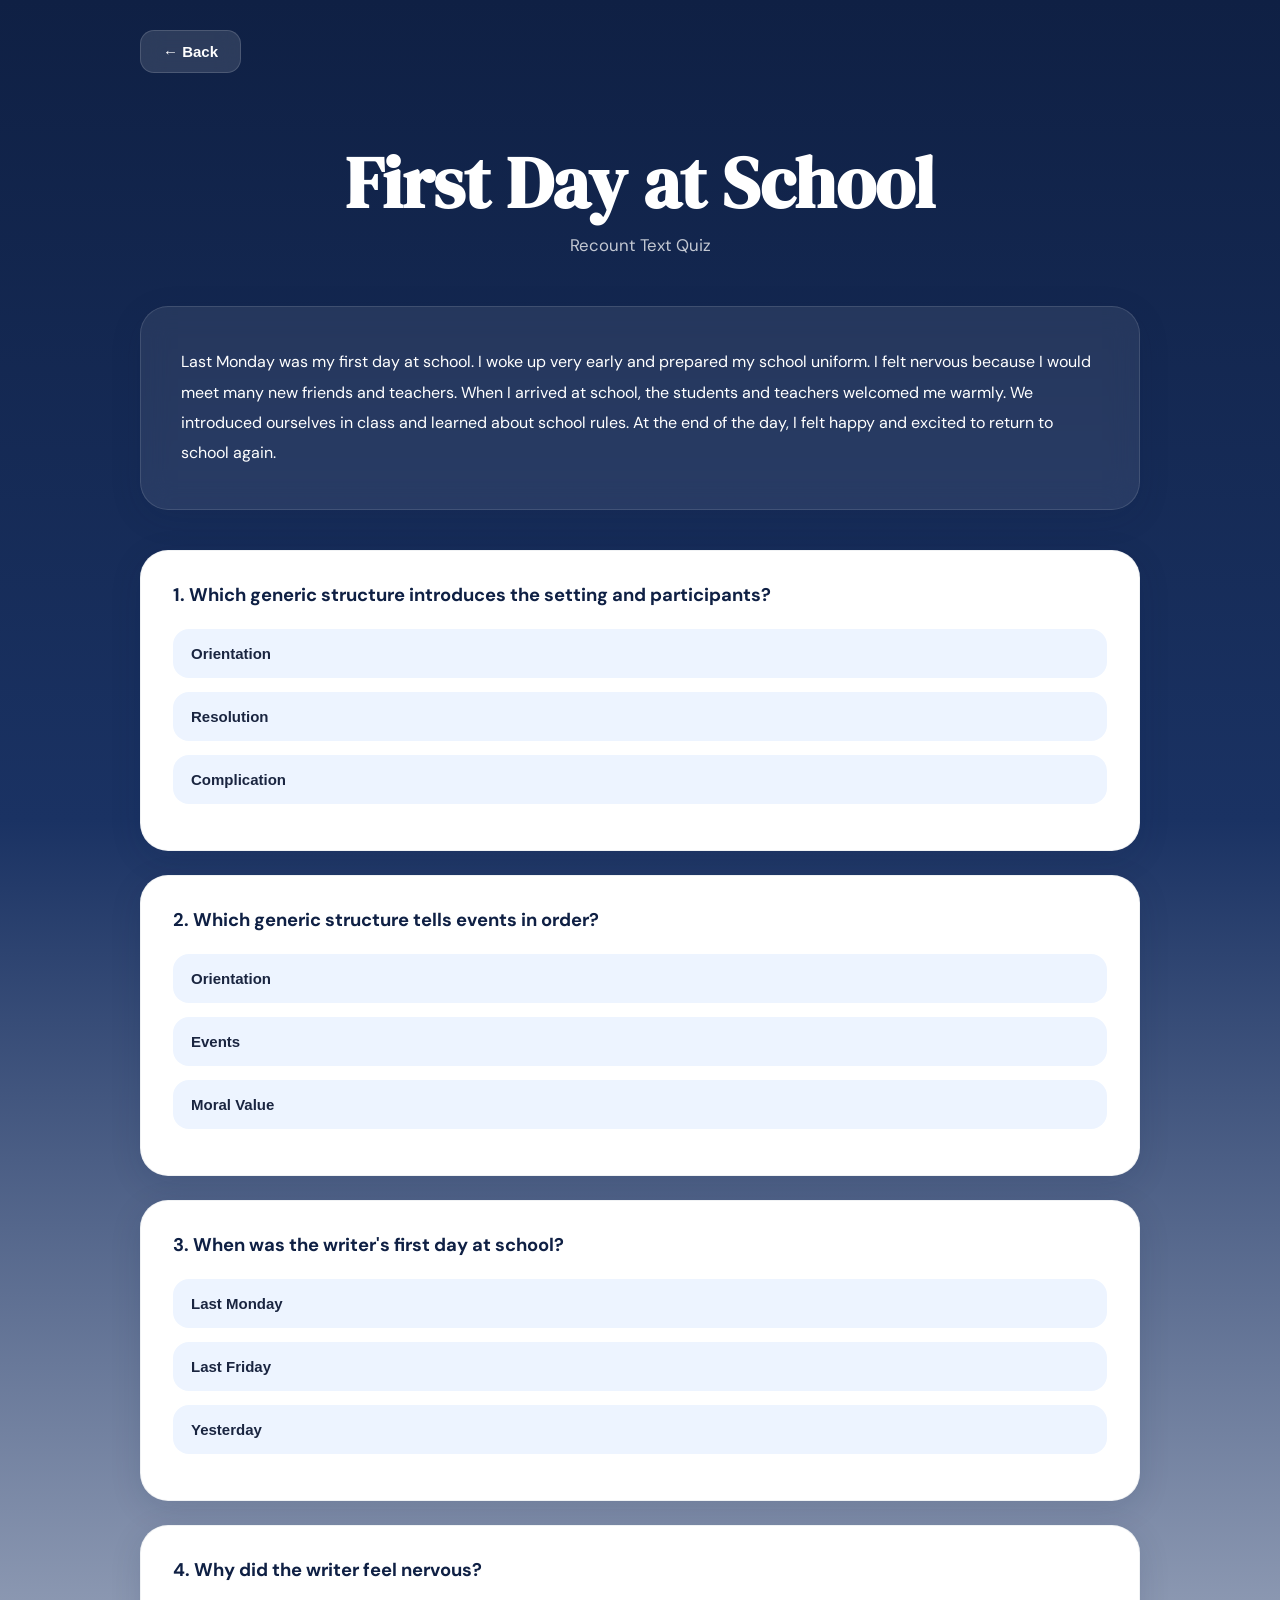
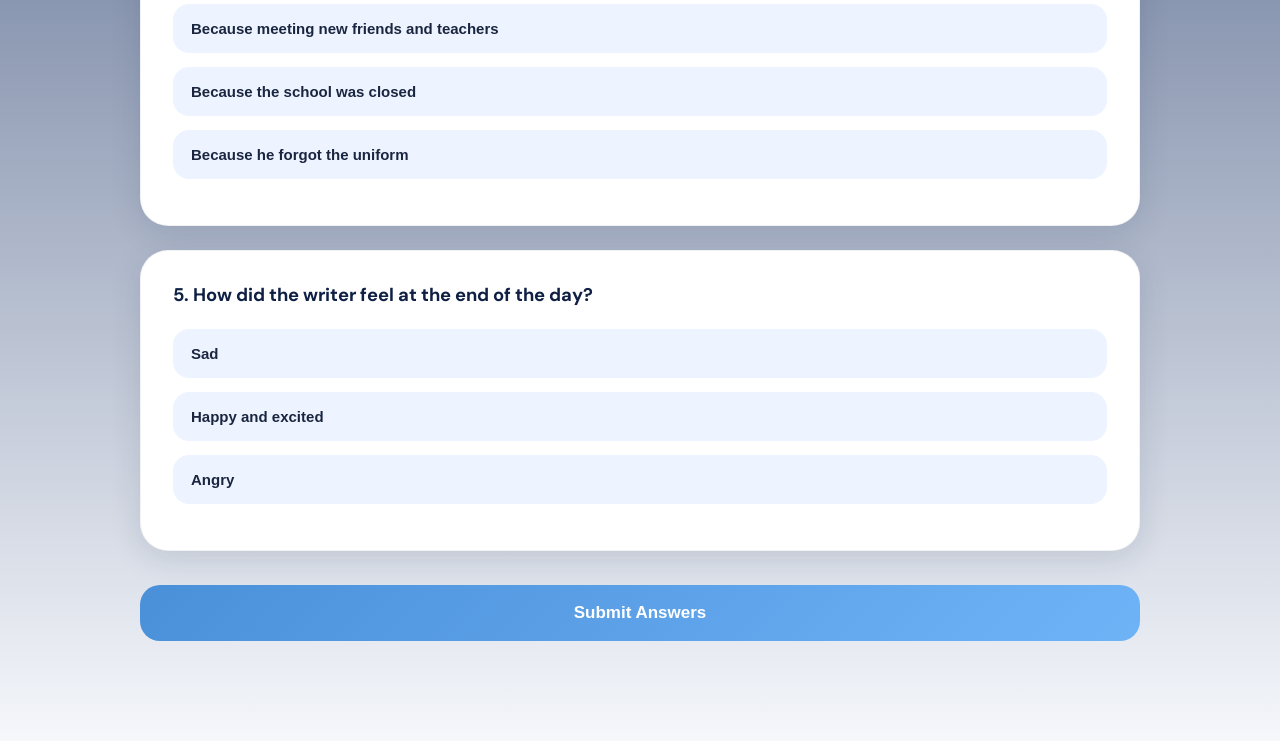
<file: recount.html>
<!DOCTYPE html>
<html lang="en">
<head>
<meta charset="UTF-8">
<meta name="viewport" content="width=device-width, initial-scale=1.0">

<title>Recount Quiz</title>

<link href="https://fonts.googleapis.com/css2?family=DM+Sans:wght@300;400;500;700&family=DM+Serif+Display&display=swap" rel="stylesheet">

<link rel="stylesheet" href="style.css">

<style>

:root{
  --navy:#0f2044;
  --navy-mid:#1a3263;
  --navy-light:#243f7a;

  --accent:#4a90d9;
  --accent-glow:#6fb3f7;

  --gold:#e8b84b;

  --white:#ffffff;
  --off-white:#f5f7fb;

  --text-dark:#1a2540;
  --text-mid:#3d5080;
  --text-light:#7a92bb;

  --card-shadow:0 8px 32px rgba(15,32,68,0.12);

  --correct:#22c55e;
  --wrong:#ef4444;

  --radius:22px;
}

body{
  margin:0;
  font-family:'DM Sans',sans-serif;

  background:
  linear-gradient(
    180deg,
    var(--navy) 0%,
    var(--navy-mid) 35%,
    var(--off-white) 100%
  );

  color:var(--text-dark);
  min-height:100vh;
}

/* PAGE */
.quiz-page{
  width:92%;
  max-width:1000px;
  margin:auto;
  padding:70px 0 100px;
}

/* HEADER */
.quiz-header{
  text-align:center;
  margin-bottom:50px;
}

.quiz-header h1{
  font-size:clamp(2.8rem,6vw,4.5rem);
  font-family:'DM Serif Display',serif;
  color:white;
  margin-bottom:12px;
  line-height:1.1;
}

.quiz-header p{
  color:rgba(255,255,255,.75);
  font-size:1.05rem;
}

/* TOP BAR */
.top-bar{
  width:92%;
  max-width:1000px;
  margin:30px auto 0;
}

.back-btn{
  border:none;

  background:rgba(255,255,255,.12);

  color:white;

  padding:12px 22px;

  border-radius:14px;

  font-size:15px;

  font-weight:600;

  cursor:pointer;

  backdrop-filter:blur(10px);

  border:1px solid rgba(255,255,255,.15);

  transition:.25s;
}

.back-btn:hover{
  background:var(--accent);

  transform:translateY(-2px);
}

/* STORY BOX */
.story-box{
  background:rgba(255,255,255,.08);

  backdrop-filter:blur(14px);

  border:1px solid rgba(255,255,255,.12);

  border-radius:28px;

  padding:40px;

  line-height:1.9;

  color:white;

  box-shadow:var(--card-shadow);

  margin-bottom:40px;
}

/* QUESTION CARD */
.question-card{
  background:white;

  border-radius:28px;

  padding:32px;

  margin-bottom:24px;

  box-shadow:var(--card-shadow);

  border:1px solid rgba(15,32,68,.06);
}

.question-card h3{
  margin-bottom:22px;
  color:var(--navy);
  font-size:1.15rem;
}

/* OPTIONS */
.option-btn{
  width:100%;

  padding:16px 18px;

  border:none;

  border-radius:16px;

  margin-bottom:14px;

  background:#edf4ff;

  color:var(--text-dark);

  cursor:pointer;

  transition:.25s;

  font-size:15px;

  font-weight:600;

  text-align:left;
}

.option-btn:hover{
  transform:translateY(-2px);

  background:var(--accent);

  color:white;

  box-shadow:0 6px 18px rgba(74,144,217,.35);
}

.option-btn.selected{
  background:linear-gradient(
    135deg,
    var(--accent),
    var(--accent-glow)
  );

  color:white;

  box-shadow:0 8px 20px rgba(74,144,217,.4);
}

/* SUBMIT */
.submit-btn{
  width:100%;

  padding:18px;

  border:none;

  border-radius:20px;

  background:linear-gradient(
    135deg,
    var(--accent),
    var(--accent-glow)
  );

  color:white;

  font-size:17px;

  font-weight:700;

  cursor:pointer;

  margin-top:10px;

  transition:.25s;
}

.submit-btn:hover{
  transform:translateY(-3px);

  box-shadow:0 12px 25px rgba(74,144,217,.35);
}

/* RESULT */
.result-box{
  margin-top:45px;

  background:white;

  border-radius:30px;

  padding:35px;

  display:none;

  box-shadow:var(--card-shadow);
}

.result-box h2{
  color:var(--navy);
  margin-bottom:20px;
}

.result-box p{
  color:var(--text-mid);
  margin:10px 0;
  font-weight:500;
}

/* REVIEW */
.review-item{
  margin-top:22px;

  padding:22px;

  border-radius:20px;

  border:1px solid transparent;
}

.review-item h4{
  margin-bottom:10px;
}

.correct{
  background:rgba(34,197,94,.10);
  border-color:rgba(34,197,94,.25);
}

.wrong{
  background:rgba(239,68,68,.10);
  border-color:rgba(239,68,68,.25);
}

.try-btn{
  width:100%;

  padding:16px;

  border:none;

  border-radius:18px;

  margin-top:25px;

  background:linear-gradient(
    135deg,
    var(--accent),
    var(--accent-glow)
  );

  color:white;

  font-size:16px;

  font-weight:700;

  cursor:pointer;

  transition:.25s;
}

.try-btn:hover{
  transform:translateY(-2px);

  box-shadow:0 10px 20px rgba(74,144,217,.35);
}

/* RESPONSIVE */
@media(max-width:768px){

  .quiz-page{
    width:94%;
    padding-top:40px;
  }

  .story-box,
  .question-card,
  .result-box{
    padding:24px;
  }

  .quiz-header h1{
    font-size:42px;
  }
}

</style>
</head>
<body>

<div class="top-bar">
  <button class="back-btn" onclick="goBack()">
    ← Back
  </button>
</div>

<div class="quiz-page">

<div class="quiz-header">
<h1>First Day at School</h1>
<p>Recount Text Quiz</p>
</div>

<div class="story-box">

<p>
Last Monday was my first day at school.
I woke up very early and prepared my school uniform.
I felt nervous because I would meet many new friends and teachers.
When I arrived at school, the students and teachers welcomed me warmly.
We introduced ourselves in class and learned about school rules.
At the end of the day, I felt happy and excited to return to school again.
</p>

</div>

<div id="quiz-area">

<!-- SOAL 1 -->
<div class="question-card">
<h3>1. Which generic structure introduces the setting and participants?</h3>

<button class="option-btn" onclick="selectAnswer(0,this,true)">Orientation</button>
<button class="option-btn" onclick="selectAnswer(0,this,false)">Resolution</button>
<button class="option-btn" onclick="selectAnswer(0,this,false)">Complication</button>
</div>

<!-- SOAL 2 -->
<div class="question-card">
<h3>2. Which generic structure tells events in order?</h3>

<button class="option-btn" onclick="selectAnswer(1,this,false)">Orientation</button>
<button class="option-btn" onclick="selectAnswer(1,this,true)">Events</button>
<button class="option-btn" onclick="selectAnswer(1,this,false)">Moral Value</button>
</div>

<!-- SOAL 3 -->
<div class="question-card">
<h3>3. When was the writer's first day at school?</h3>

<button class="option-btn" onclick="selectAnswer(2,this,true)">Last Monday</button>
<button class="option-btn" onclick="selectAnswer(2,this,false)">Last Friday</button>
<button class="option-btn" onclick="selectAnswer(2,this,false)">Yesterday</button>
</div>

<!-- SOAL 4 -->
<div class="question-card">
<h3>4. Why did the writer feel nervous?</h3>

<button class="option-btn" onclick="selectAnswer(3,this,true)">Because meeting new friends and teachers</button>
<button class="option-btn" onclick="selectAnswer(3,this,false)">Because the school was closed</button>
<button class="option-btn" onclick="selectAnswer(3,this,false)">Because he forgot the uniform</button>
</div>

<!-- SOAL 5 -->
<div class="question-card">
<h3>5. How did the writer feel at the end of the day?</h3>

<button class="option-btn" onclick="selectAnswer(4,this,false)">Sad</button>
<button class="option-btn" onclick="selectAnswer(4,this,true)">Happy and excited</button>
<button class="option-btn" onclick="selectAnswer(4,this,false)">Angry</button>
</div>

<button class="submit-btn" onclick="finishQuiz()">
Submit Answers
</button>

</div>

<div class="result-box" id="resultBox">

<h2>Your Result</h2>

<p id="scoreText"></p>
<p id="correctText"></p>
<p id="wrongText"></p>

<div id="reviewArea"></div>

<button class="try-btn" onclick="retryQuiz()">
  Try Again
</button>

</div>


<script>

const answers = [];
const review = [];

function selectAnswer(q,btn,isCorrect){

  document.querySelectorAll('.question-card')[q]
  .querySelectorAll('.option-btn')
  .forEach(b=>b.classList.remove('selected'));

  btn.classList.add('selected');

  answers[q]=isCorrect;

  review[q]={
    question:q+1,
    answer:btn.innerText,
    correct:isCorrect
  };
}

function finishQuiz(){

  let correct=0;

  answers.forEach(a=>{
    if(a) correct++;
  });

  const wrong=5-correct;
  const score=correct*20;

  document.getElementById('resultBox').style.display='block';

  document.getElementById('scoreText').innerText=
  "Score : "+score;

  document.getElementById('correctText').innerText=
  "Correct : "+correct;

  document.getElementById('wrongText').innerText=
  "Wrong : "+wrong;

  let html='';

  review.forEach(r=>{

    html+=`
    <div class="review-item ${r.correct ? 'correct':'wrong'}">

    <h4>
    Question ${r.question}
    </h4>

    <p>Your Answer : ${r.answer}</p>

    <p>
    ${r.correct ? '✔ Correct':'✖ Wrong'}
    </p>

    </div>
    `;
  });

  document.getElementById('reviewArea').innerHTML=html;
}

</script>

<script>

window.addEventListener('DOMContentLoaded',()=>{

  const savedTheme = localStorage.getItem('theme');

  if(savedTheme === 'purple'){
    document.body.classList.add('purple-theme');
  }

});

</script>

<script>

function goBack(){
  window.location.href = 'index.html';
}

</script>

<script>

function retryQuiz(){
  location.reload();
}

</script>
</body>
</html>
</file>
<file: style.css>
:root {
      --navy:       #0f2044;
      --navy-mid:   #1a3263;
      --navy-light: #243f7a;
      --accent:     #4a90d9;
      --accent-glow:#6fb3f7;
      --gold:       #e8b84b;
      --white:      #ffffff;
      --off-white:  #f5f7fb;
      --text-dark:  #1a2540;
      --text-mid:   #3d5080;
      --text-light: #7a92bb;
      --example-bg: #eef5ff;
      --example-border: #4a90d9;
      --card-shadow: 0 8px 32px rgba(15,32,68,0.10);
      --radius: 16px;
    }

    *, *::before, *::after { box-sizing: border-box; margin: 0; padding: 0; }

    html { scroll-behavior: smooth; }

    body {
      font-family: 'DM Sans', sans-serif;
      background: var(--off-white);
      color: var(--text-dark);
      min-height: 100vh;
    }

    /* ── NAV ── */
    nav {
      position: sticky;
      top: 0;
      z-index: 100;
      background: var(--navy);
      box-shadow: 0 2px 24px rgba(15,32,68,0.25);
    }
    .nav-inner {
      max-width: 1100px;
      margin: 0 auto;
      padding: 0 24px;
      display: flex;
      align-items: center;
      justify-content: space-between;
      height: 64px;
    }
    .nav-logo {
      font-family: 'DM Serif Display', serif;
      font-size: 1.5rem;
      color: var(--white);
      letter-spacing: -0.3px;
      display: flex;
      align-items: center;
      gap: 10px;
    }
    .nav-logo span.dot {
      width: 10px; height: 10px;
      background: var(--gold);
      border-radius: 50%;
      display: inline-block;
    }
    .nav-links {
      display: flex;
      gap: 6px;
      list-style: none;
    }
    .nav-links a {
      color: rgba(255,255,255,0.75);
      text-decoration: none;
      font-size: 0.88rem;
      font-weight: 500;
      padding: 6px 14px;
      border-radius: 8px;
      transition: all .2s;
    }
    .nav-links a:hover {
      color: var(--white);
      background: rgba(255,255,255,0.10);
    }
/* ── THEME TOGGLE ── */
.theme-toggle{
  display:flex;
  align-items:center;
  gap:10px;
  cursor:pointer;
  user-select:none;
}

.toggle-label{
  color: rgba(255,255,255,0.85);
  font-size:0.85rem;
  font-weight:600;
  transition: .25s;
}

.toggle-track{
  width:54px;
  height:30px;
  border-radius:100px;
  background: rgba(255,255,255,0.18);
  border:1px solid rgba(255,255,255,0.15);
  position:relative;
  transition: .3s;
  backdrop-filter: blur(10px);
}

.toggle-thumb{
  width:22px;
  height:22px;
  border-radius:50%;
  background:white;
  position:absolute;
  top:3px;
  left:4px;
  transition:.3s cubic-bezier(.68,-0.55,.27,1.55);
  box-shadow:0 2px 10px rgba(0,0,0,0.2);
}

/* ACTIVE PURPLE MODE */
body.purple-theme{
  --navy:       #2d114f;
  --navy-mid:   #4a1f75;
  --navy-light: #67309b;

  --accent:      #9b5cff;
  --accent-glow: #bb8cff;

  --example-bg: #f4edff;
  --example-border: #9b5cff;
}

body.purple-theme .toggle-track{
  background: rgba(155,92,255,0.25);
  border-color: rgba(255,255,255,0.2);
}

body.purple-theme .toggle-thumb{
  transform: translateX(24px);
  background: #ffffff;
}

body.purple-theme .toggle-label{
  color:#d7c0ff;
}
    /* ── HERO ── */
    /* ── HERO PARALLAX ── */
.hero {
  position: relative;
  min-height: 100vh;

  padding: 80px 24px;

  display: flex;
  flex-direction: column;
  justify-content: center;
  align-items: center;

  text-align: center;
  overflow: hidden;

  background-image: url('images/lanscape.jpg');
  background-size: cover;
  background-position: center top;
  background-repeat: no-repeat;
}

/* overlay gelap */
.hero::before {
  content: '';
  position: absolute;
  inset: 0;

  background: linear-gradient(
    to bottom,
    rgba(15,32,68,0.35),
    rgba(15,32,68,0.55)
  );

  z-index: 1;
}

/* fade ke bawah */
.hero::after {
  content: '';
  position: absolute;
  left: 0;
  bottom: 0;

  width: 100%;
  height: 140px;

  background: linear-gradient(
    to bottom,
    transparent,
    var(--off-white)
  );

  z-index: 1;
}

/* supaya text muncul di atas overlay */
.hero > * {
  position: relative;
  z-index: 2;
}
    .hero h1 {
      font-family: 'DM Serif Display', serif;
      font-size: clamp(2.4rem, 5vw, 3.8rem);
      color: var(--white);
      line-height: 1.1;
      margin-bottom: 18px;
    }
    .hero h1 em {
      font-style: italic;
      color: var(--gold);
    }
    .hero p {
      color: rgba(255,255,255,0.70);
      font-size: 1.05rem;
      max-width: 560px;
      margin: 0 auto 36px;
      line-height: 1.7;
      font-weight: 300;
    }
    .hero-pills {
      display: flex;
      gap: 10px;
      justify-content: center;
      flex-wrap: wrap;
    }
    .hero-pill {
      background: rgba(255,255,255,0.12);
      border: 1px solid rgba(255,255,255,0.20);
      color: rgba(255,255,255,0.90);
      padding: 8px 20px;
      border-radius: 100px;
      font-size: 0.875rem;
      font-weight: 500;
      cursor: pointer;
      transition: all .2s;
    }
    .hero-pill:hover, .hero-pill.active {
      background: var(--accent);
      border-color: var(--accent);
      color: var(--white);
    }

    /* ── MAIN ── */
    main {
      max-width: 1100px;
      margin: 0 auto;
      padding: 60px 24px 100px;
    }

    /* ── TABS ── */
    .tabs-wrapper {
      margin-bottom: 40px;
    }
    .tabs-nav {
      display: flex;
      gap: 6px;
      background: var(--white);
      padding: 6px;
      border-radius: var(--radius);
      box-shadow: var(--card-shadow);
      flex-wrap: wrap;
    }
    .tab-btn {
      flex: 1;
      min-width: 140px;
      padding: 12px 20px;
      border: none;
      background: transparent;
      border-radius: 10px;
      font-family: 'DM Sans', sans-serif;
      font-size: 0.9rem;
      font-weight: 600;
      color: var(--text-mid);
      cursor: pointer;
      transition: all .25s;
      display: flex;
      align-items: center;
      justify-content: center;
      gap: 8px;
    }
    .tab-btn .tab-icon {
      font-size: 1.1rem;
    }
    .tab-btn:hover {
      background: var(--off-white);
      color: var(--navy);
    }
    .tab-btn.active {
      background: var(--navy);
      color: var(--white);
      box-shadow: 0 4px 16px rgba(15,32,68,0.25);
    }

    /* ── PANEL ── */
    .tab-panel { display: none; animation: fadeUp .35s ease; }
    .tab-panel.active { display: block; }

    @keyframes fadeUp {
      from { opacity: 0; transform: translateY(18px); }
      to   { opacity: 1; transform: translateY(0); }
    }

    /* ── SECTION HEADER ── */
    .section-header {
      display: flex;
      align-items: flex-start;
      gap: 20px;
      margin-bottom: 36px;
    }
    .section-icon {
      width: 56px; height: 56px;
      border-radius: 14px;
      background: linear-gradient(135deg, var(--navy) 0%, var(--navy-light) 100%);
      display: flex;
      align-items: center;
      justify-content: center;
      font-size: 1.6rem;
      flex-shrink: 0;
      box-shadow: 0 4px 16px rgba(15,32,68,0.20);
    }
    .section-title h2 {
      font-family: 'DM Serif Display', serif;
      font-size: 2rem;
      color: var(--navy);
      line-height: 1.1;
      margin-bottom: 6px;
    }
    .section-title p {
      color: var(--text-light);
      font-size: 0.9rem;
      font-weight: 400;
    }

    /* ── CARDS GRID ── */
    .cards-grid {
      display: grid;
      grid-template-columns: repeat(auto-fit, minmax(300px, 1fr));
      gap: 20px;
      margin-bottom: 32px;
    }

    /* ── CARD ── */
    .card {
      background: var(--white);
      border-radius: var(--radius);
      padding: 28px;
      box-shadow: var(--card-shadow);
      border: 1px solid rgba(15,32,68,0.06);
      transition: transform .2s, box-shadow .2s;
    }
    .card:hover {
      transform: translateY(-3px);
      box-shadow: 0 16px 40px rgba(15,32,68,0.14);
    }
    .card-label {
      display: inline-flex;
      align-items: center;
      gap: 6px;
      background: var(--example-bg);
      color: var(--accent);
      font-size: 0.75rem;
      font-weight: 700;
      letter-spacing: 1px;
      text-transform: uppercase;
      padding: 4px 12px;
      border-radius: 100px;
      margin-bottom: 14px;
    }
    .card h3 {
      font-family: 'DM Serif Display', serif;
      font-size: 1.25rem;
      color: var(--navy);
      margin-bottom: 10px;
    }
    .card p {
      color: var(--text-mid);
      font-size: 0.92rem;
      line-height: 1.7;
    }

    /* ── TYPES CARD ── */
.types-card{
  background: var(--white);
  border-radius: var(--radius);
  padding: 30px;
  margin-bottom: 28px;
  box-shadow: var(--card-shadow);
  border: 1px solid rgba(15,32,68,0.06);
}

.types-header{
  margin-bottom: 22px;
}

.types-header span{
  display:inline-flex;
  align-items:center;
  gap:6px;

  background: var(--example-bg);
  color: var(--accent);

  font-size:0.72rem;
  font-weight:700;
  letter-spacing:1px;
  text-transform:uppercase;

  padding:5px 12px;
  border-radius:100px;

  margin-bottom:14px;
}

.types-header h3{
  font-family:'DM Serif Display', serif;
  color: var(--navy);
  font-size:1.5rem;
  margin-bottom:8px;
}

.types-header p{
  color: var(--text-light);
  font-size:0.92rem;
  line-height:1.7;
}

.types-grid{
  display:grid;
  grid-template-columns: repeat(auto-fit, minmax(240px,1fr));
  gap:16px;
}

.type-item{
  display:flex;
  gap:14px;
  align-items:flex-start;

  background: var(--off-white);

  padding:18px;
  border-radius:14px;

  border:1px solid rgba(15,32,68,0.05);

  transition:.25s;
}

.type-item:hover{
  transform: translateY(-3px);
  border-color: rgba(74,144,217,0.25);
  box-shadow: 0 10px 25px rgba(15,32,68,0.08);
}

.type-icon{
  width:46px;
  height:46px;

  border-radius:12px;

  background: linear-gradient(
    135deg,
    var(--navy),
    var(--navy-light)
  );

  display:flex;
  align-items:center;
  justify-content:center;

  font-size:1.2rem;
  flex-shrink:0;

  color:white;
}

.type-item h4{
  color: var(--navy);
  font-size:1rem;
  margin-bottom:6px;
}

.type-item p{
  color: var(--text-mid);
  font-size:0.88rem;
  line-height:1.6;
}


    /* ── STRUCTURE LIST ── */
    .structure-card {
      background: var(--white);
      border-radius: var(--radius);
      padding: 28px 32px;
      box-shadow: var(--card-shadow);
      border: 1px solid rgba(15,32,68,0.06);
      margin-bottom: 24px;
    }
    .structure-card h3 {
      font-family: 'DM Serif Display', serif;
      font-size: 1.4rem;
      color: var(--navy);
      margin-bottom: 20px;
      display: flex;
      align-items: center;
      gap: 10px;
    }
    .structure-card h3::after {
      content: '';
      flex: 1;
      height: 2px;
      background: linear-gradient(to right, var(--accent), transparent);
      border-radius: 2px;
    }
    .structure-list {
      list-style: none;
      display: grid;
      gap: 12px;
    }
    .structure-item {
      display: flex;
      gap: 16px;
      align-items: flex-start;
    }
    .structure-num {
      width: 32px; height: 32px;
      border-radius: 8px;
      background: linear-gradient(135deg, var(--navy) 0%, var(--navy-light) 100%);
      color: var(--white);
      font-size: 0.78rem;
      font-weight: 700;
      display: flex;
      align-items: center;
      justify-content: center;
      flex-shrink: 0;
    }
    .structure-item-body strong {
      display: block;
      color: var(--navy);
      font-weight: 600;
      font-size: 0.95rem;
      margin-bottom: 3px;
    }
    .structure-item-body span {
      color: var(--text-mid);
      font-size: 0.88rem;
      line-height: 1.6;
    }

    /* ── EXAMPLE BOX ── */
    .example-box {
      background: var(--example-bg);
      border-left: 4px solid var(--accent);
      border-radius: 0 var(--radius) var(--radius) 0;
      padding: 32px 36px;
      margin-top: 8px;
      position: relative;
      overflow: hidden;
    }
    .example-box::before {
      content: '"';
      position: absolute;
      top: -10px; right: 20px;
      font-family: 'DM Serif Display', serif;
      font-size: 8rem;
      color: rgba(74,144,217,0.12);
      line-height: 1;
      pointer-events: none;
    }
    .example-tag {
      display: inline-flex;
      align-items: center;
      gap: 6px;
      background: var(--accent);
      color: var(--white);
      font-size: 0.72rem;
      font-weight: 700;
      letter-spacing: 1.2px;
      text-transform: uppercase;
      padding: 4px 14px;
      border-radius: 100px;
      margin-bottom: 18px;
    }
    .example-box h4 {
      font-family: 'DM Serif Display', serif;
      font-size: 1.3rem;
      color: var(--navy);
      margin-bottom: 18px;
    }
    .example-para {
      color: var(--text-dark);
      font-size: 0.93rem;
      line-height: 1.85;
      margin-bottom: 16px;
    }
    .example-para:last-child { margin-bottom: 0; }
    .example-section-label {
      display: inline-block;
      background: var(--navy);
      color: var(--gold);
      font-size: 0.70rem;
      font-weight: 700;
      letter-spacing: 1px;
      text-transform: uppercase;
      padding: 3px 10px;
      border-radius: 4px;
      margin-bottom: 6px;
    }

    /* ── DIVIDER ── */
    .divider {
      height: 1px;
      background: linear-gradient(to right, var(--accent), transparent);
      margin: 32px 0;
      opacity: 0.3;
    }

/* ── QUIZ SECTION (NO BACKGROUND - CENTERED) ── */
.quiz-section {
  margin-top: 60px;
  margin-bottom: 80px;
  width: 100%;
  display: flex;
  justify-content: center;
  align-items: center;
}

.quiz-overlay {
  width: 100%;
  display: flex;
  justify-content: center;
}

.quiz-card {
  background: var(--white);
  width: 100%;
  max-width: 520px; /* Lebar ideal dan proporsional saat di tengah */
  min-height: 380px;
  border-radius: var(--radius);
  padding: 40px;
  box-shadow: var(--card-shadow);
  border: 1px solid rgba(15, 32, 68, 0.08);
  display: flex;
  flex-direction: column;
  justify-content: center;
  text-align: center;
  animation: fadeUp 0.4s ease;
}

.quiz-card h3 {
  font-family: 'DM Serif Display', serif;
  color: var(--navy);
  font-size: 1.8rem;
  margin-bottom: 12px;
}

.quiz-card p {
  color: var(--text-mid);
  font-size: 0.98rem;
  margin-bottom: 26px;
  line-height: 1.6;
}

.quiz-btn-primary {
  background: var(--accent);
  color: var(--white);
  border: none;
  padding: 14px 28px;
  border-radius: 10px;
  font-size: 1rem;
  font-weight: 600;
  cursor: pointer;
  transition: all 0.25s ease;
  font-family: 'DM Sans', sans-serif;
  box-shadow: 0 4px 12px rgba(74, 144, 217, 0.15);
}

.quiz-btn-primary:hover {
  background: var(--navy);
  transform: translateY(-2px);
  box-shadow: 0 6px 16px rgba(15, 32, 68, 0.2);
}

.quiz-cat-buttons {
  display: flex;
  flex-direction: column;
  gap: 12px;
  width: 100%;
}

.quiz-btn-outline {
  background: var(--off-white);
  color: var(--navy);
  border: 1px solid rgba(15, 32, 68, 0.08);
  padding: 14px;
  border-radius: 10px;
  font-weight: 600;
  font-size: 0.95rem;
  cursor: pointer;
  transition: all 0.2s ease;
  font-family: 'DM Sans', sans-serif;
  text-align: left;
  padding-left: 20px;
}

.quiz-btn-outline:hover {
  border-color: var(--accent);
  background: var(--example-bg);
  color: var(--accent);
  transform: translateX(4px);
}

.quiz-header-info {
  display: flex;
  justify-content: space-between;
  align-items: center;
  margin-bottom: 20px;
}

.quiz-badge {
  background: var(--navy);
  color: var(--gold);
  font-size: 0.7rem;
  font-weight: 700;
  padding: 4px 10px;
  border-radius: 4px;
  text-transform: uppercase;
  letter-spacing: 0.5px;
}

.quiz-progress-text {
  font-weight: 600;
  color: var(--text-light);
  font-size: 0.85rem;
}

.quiz-card h4 {
  color: var(--navy);
  font-size: 1.15rem;
  margin-bottom: 24px;
  text-align: left;
  line-height: 1.5;
}

.quiz-options {
  display: flex;
  flex-direction: column;
  gap: 10px;
  width: 100%;
}

.quiz-opt-btn {
  text-align: left;
  background: var(--off-white);
  border: 1px solid rgba(15, 32, 68, 0.06);
  padding: 14px 18px;
  border-radius: 10px;
  cursor: pointer;
  font-family: 'DM Sans', sans-serif;
  color: var(--text-dark);
  font-size: 0.95rem;
  transition: all 0.2s ease;
}

.quiz-opt-btn:hover {
  border-color: var(--accent);
  background: var(--example-bg);
}

.quiz-opt-btn.selected {
  background: var(--navy);
  color: var(--white);
  border-color: var(--navy);
}

/* ── SCORE RESULT BLOCK ── */
.quiz-score-circle {
  width: 110px;
  height: 110px;
  border-radius: 50%;
  background: linear-gradient(135deg, var(--navy) 0%, var(--accent) 100%);
  color: var(--white);
  display: flex;
  align-items: center;
  justify-content: center;
  font-size: 2.8rem;
  font-family: 'DM Serif Display', serif;
  margin: 10px auto 28px;
  box-shadow: 0 10px 25px rgba(74, 144, 217, 0.2);
  border: 4px solid var(--white);
}

.quiz-stats {
  display: flex;
  justify-content: center;
  gap: 16px;
  margin-bottom: 30px;
}

.quiz-stat-item {
  display: flex;
  align-items: center;
  gap: 6px;
  padding: 8px 16px;
  border-radius: 8px;
  font-size: 0.95rem;
  font-weight: 600;
  background: var(--off-white);
}

.quiz-stat-item.correct {
  color: #2ed573;
  border: 1px solid rgba(46, 213, 115, 0.15);
}

.quiz-stat-item.wrong {
  color: #ff4757;
  border: 1px solid rgba(255, 71, 87, 0.15);
}

@media (max-width: 580px) {
  .quiz-card {
    padding: 32px 20px;
  }
  .quiz-stats {
    flex-direction: column;
    gap: 10px;
  }
}

/* ── QUIZ REVIEW ── */
.quiz-review-area {
  margin-top: 24px;
  display: flex;
  flex-direction: column;
  gap: 14px;

  max-height: 320px;
  overflow-y: auto;
  padding-right: 4px;
}

.quiz-review-item {
  border-radius: 12px;
  padding: 16px;
  text-align: left;
  border: 1px solid rgba(15,32,68,0.08);
}

.quiz-review-item.correct {
  background: rgba(46, 213, 115, 0.08);
  border-color: rgba(46, 213, 115, 0.2);
}

.quiz-review-item.wrong {
  background: rgba(255, 71, 87, 0.08);
  border-color: rgba(255, 71, 87, 0.2);
}

.quiz-review-question {
  font-weight: 700;
  color: var(--navy);
  margin-bottom: 10px;
  line-height: 1.5;
}

.quiz-review-answer {
  font-size: 0.92rem;
  margin-bottom: 6px;
  color: var(--text-mid);
}

.quiz-review-answer strong {
  color: var(--text-dark);
}

.review-correct-text {
  color: #2ed573;
  font-weight: 700;
}

.review-wrong-text {
  color: #ff4757;
  font-weight: 700;
}

    /* ── FOOTER ── */
    footer {
      background: var(--navy);
      color: rgba(255,255,255,0.50);
      text-align: center;
      padding: 28px 24px;
      font-size: 0.85rem;
    }
    footer strong { color: rgba(255,255,255,0.85); }

    /* ── RESPONSIVE ── */
    @media (max-width: 680px) {
      .nav-links { display: none; }
      .section-header { flex-direction: column; gap: 12px; }
      .tab-btn { font-size: 0.82rem; padding: 10px 12px; }
      .example-box { padding: 22px 20px; }
      .cards-grid { grid-template-columns: 1fr; }
    }
</file>
